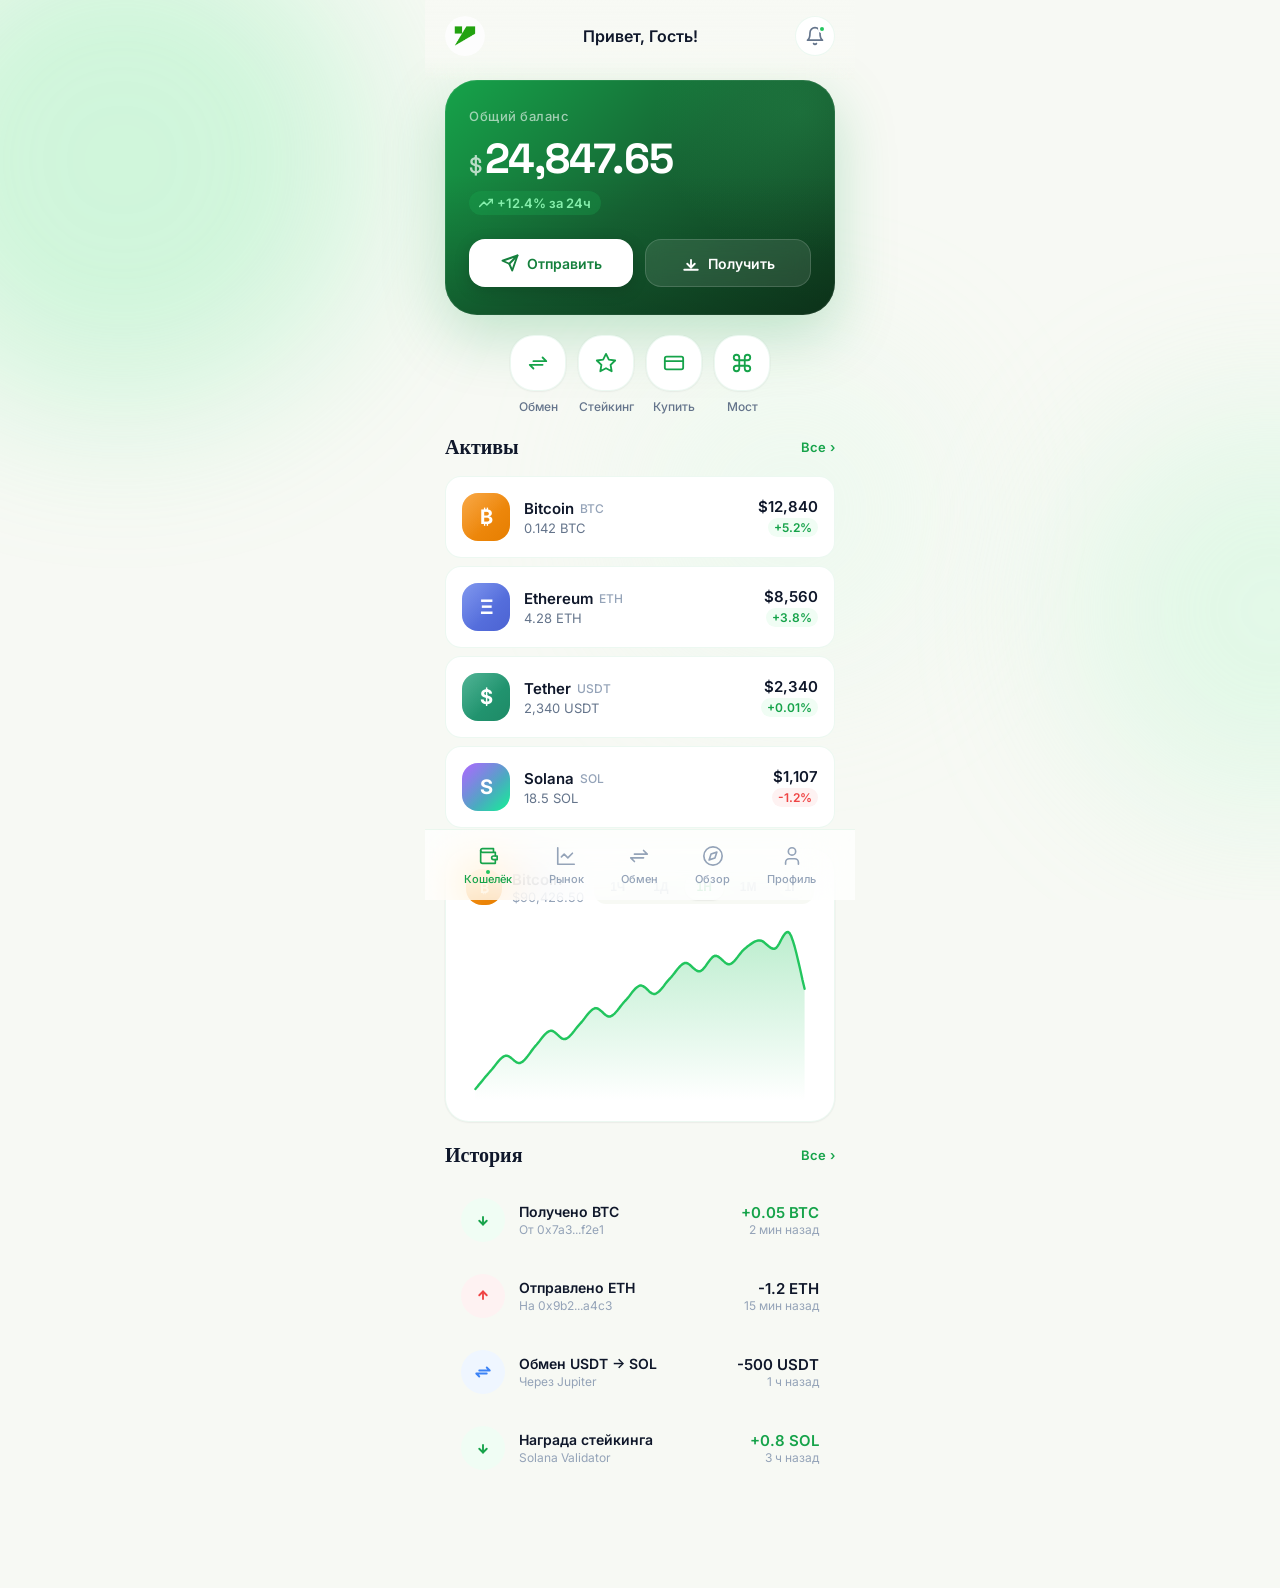
<file: index.html>
<!DOCTYPE html>
<html lang="ru">
<head>
<meta charset="UTF-8">
<meta name="viewport" content="width=device-width, initial-scale=1.0, user-scalable=no, viewport-fit=cover">
<meta name="apple-mobile-web-app-capable" content="yes">
<meta name="apple-mobile-web-app-status-bar-style" content="black-translucent">
<meta name="theme-color" content="#F7F9F4">
<link rel="icon" href="assets/logo.png">
<meta name="description" content="Verde Wallet — криптокошелек в Telegram Mini App">
<title>Verde Wallet</title>
<link rel="preconnect" href="https://fonts.googleapis.com">
<link rel="preconnect" href="https://fonts.gstatic.com" crossorigin>
<link href="https://fonts.googleapis.com/css2?family=Space+Grotesk:wght@300;400;500;600;700&family=Inter:wght@300;400;500;600;700&display=swap" rel="stylesheet">
<link rel="stylesheet" href="assets/styles.css">
<script src="https://telegram.org/js/telegram-web-app.js?1"></script>
</head>
<body>

<!-- Animated Background -->
<div class="mesh-bg">
  <div class="mesh-orb"></div>
  <div class="mesh-orb"></div>
  <div class="mesh-orb"></div>
</div>

<div class="app">

  <!-- HEADER -->
  <header class="header entrance">
    <div class="header-top">
      <div class="header-avatar" onclick="goToPage('profile')"></div>
      <div style="flex:1;text-align:center;font-weight:600;font-size:16px;color:var(--text-primary);" id="welcomeMessage">
        Привет, Гость!
      </div>
      <button class="header-notif" onclick="showNotifications()">
        <svg width="20" height="20" viewBox="0 0 24 24" fill="none" stroke="currentColor" stroke-width="2" stroke-linecap="round" stroke-linejoin="round"><path d="M6 8a6 6 0 0 1 12 0c0 7 3 9 3 9H3s3-2 3-9"/><path d="M10.3 21a1.94 1.94 0 0 0 3.4 0"/></svg>
        <span class="notif-dot"></span>
      </button>
    </div>
  </header>

  <!-- BALANCE CARD -->
  <section class="balance-section entrance entrance-d1">
    <div class="balance-card" onclick="copyAddress()">
      <div class="balance-label">Общий баланс</div>
      <div class="balance-amount">
        <span class="currency">$</span>
        <span id="balanceValue">24,847.65</span>
      </div>
      <div class="balance-change">
        <svg viewBox="0 0 24 24" fill="none" stroke="currentColor" stroke-width="2.5" stroke-linecap="round" stroke-linejoin="round"><polyline points="23 6 13.5 15.5 8.5 10.5 1 18"/><polyline points="17 6 23 6 23 12"/></svg>
        +12.4% за 24ч
      </div>
      <div class="balance-actions">
        <button class="balance-btn balance-btn-primary" onclick="event.stopPropagation();openSheet('send')">
          <svg width="18" height="18" viewBox="0 0 24 24" fill="none" stroke="currentColor" stroke-width="2.5" stroke-linecap="round" stroke-linejoin="round"><line x1="22" y1="2" x2="11" y2="13"/><polygon points="22 2 15 22 11 13 2 9 22 2"/></svg>
          Отправить
        </button>
        <button class="balance-btn balance-btn-secondary" onclick="event.stopPropagation();openSheet('receive')">
          <svg width="18" height="18" viewBox="0 0 24 24" fill="none" stroke="currentColor" stroke-width="2.5" stroke-linecap="round" stroke-linejoin="round"><polyline points="7 13 12 18 17 13"/><polyline points="12 18 12 8"/><line x1="21" y1="21" x2="3" y2="21"/></svg>
          Получить
        </button>
      </div>
    </div>
  </section>

  <!-- QUICK ACTIONS -->
  <section class="quick-actions entrance entrance-d2" style="justify-content:center;">
    <div class="quick-action" onclick="openSheet('swap')">
      <div class="quick-action-icon">
        <svg width="22" height="22" viewBox="0 0 24 24" fill="none" stroke="currentColor" stroke-width="2" stroke-linecap="round" stroke-linejoin="round"><path d="M7 10h14l-4-4"/><path d="M17 14H3l4 4"/></svg>
      </div>
      <span class="quick-action-label">Обмен</span>
    </div>
    <div class="quick-action" onclick="goToPage('staking')">
      <div class="quick-action-icon">
        <svg width="22" height="22" viewBox="0 0 24 24" fill="none" stroke="currentColor" stroke-width="2" stroke-linecap="round" stroke-linejoin="round"><polygon points="12 2 15.09 8.26 22 9.27 17 14.14 18.18 21.02 12 17.77 5.82 21.02 7 14.14 2 9.27 8.91 8.26 12 2"/></svg>
      </div>
      <span class="quick-action-label">Стейкинг</span>
    </div>
    <div class="quick-action" onclick="goToPage('buy')">
      <div class="quick-action-icon">
        <svg width="22" height="22" viewBox="0 0 24 24" fill="none" stroke="currentColor" stroke-width="2" stroke-linecap="round" stroke-linejoin="round"><rect x="2" y="5" width="20" height="14" rx="2"/><line x1="2" y1="10" x2="22" y2="10"/></svg>
      </div>
      <span class="quick-action-label">Купить</span>
    </div>
    <div class="quick-action" onclick="goToPage('bridge')">
      <div class="quick-action-icon">
        <svg width="22" height="22" viewBox="0 0 24 24" fill="none" stroke="currentColor" stroke-width="2" stroke-linecap="round" stroke-linejoin="round"><path d="M18 3a3 3 0 0 0-3 3v12a3 3 0 0 0 3 3 3 3 0 0 0 3-3 3 3 0 0 0-3-3H6a3 3 0 0 0-3 3 3 3 0 0 0 3 3 3 3 0 0 0 3-3V6a3 3 0 0 0-3-3 3 3 0 0 0-3 3 3 3 0 0 0 3 3h12a3 3 0 0 0 3-3 3 3 0 0 0-3-3z"/></svg>
      </div>
      <span class="quick-action-label">Мост</span>
    </div>
  </section>

  <!-- ASSETS -->
  <section class="assets-section entrance entrance-d3">
    <div class="section-header">
      <h2 class="section-title">Активы</h2>
      <a href="pages/market.html" class="section-link">Все <span>&rsaquo;</span></a>
    </div>
    <div class="asset-list">
      <div class="asset-item reveal" onclick="goToAsset('BTC')">
        <div class="asset-icon asset-icon-btc">&#8383;</div>
        <div class="asset-info">
          <div class="asset-name">Bitcoin <span class="asset-ticker">BTC</span></div>
          <div class="asset-balance">0.142 BTC</div>
        </div>
        <div class="asset-price">
          <div class="asset-price-value">$12,840</div>
          <div class="asset-price-change up">+5.2%</div>
        </div>
      </div>
      <div class="asset-item reveal" onclick="goToAsset('ETH')">
        <div class="asset-icon asset-icon-eth">&#926;</div>
        <div class="asset-info">
          <div class="asset-name">Ethereum <span class="asset-ticker">ETH</span></div>
          <div class="asset-balance">4.28 ETH</div>
        </div>
        <div class="asset-price">
          <div class="asset-price-value">$8,560</div>
          <div class="asset-price-change up">+3.8%</div>
        </div>
      </div>
      <div class="asset-item reveal" onclick="goToAsset('USDT')">
        <div class="asset-icon asset-icon-usdt">$</div>
        <div class="asset-info">
          <div class="asset-name">Tether <span class="asset-ticker">USDT</span></div>
          <div class="asset-balance">2,340 USDT</div>
        </div>
        <div class="asset-price">
          <div class="asset-price-value">$2,340</div>
          <div class="asset-price-change up">+0.01%</div>
        </div>
      </div>
      <div class="asset-item reveal" onclick="goToAsset('SOL')">
        <div class="asset-icon asset-icon-sol">S</div>
        <div class="asset-info">
          <div class="asset-name">Solana <span class="asset-ticker">SOL</span></div>
          <div class="asset-balance">18.5 SOL</div>
        </div>
        <div class="asset-price">
          <div class="asset-price-value">$1,107</div>
          <div class="asset-price-change down">-1.2%</div>
        </div>
      </div>
    </div>
  </section>

  <!-- CHART -->
  <section class="chart-section reveal">
    <div class="chart-card">
      <div class="chart-header">
        <div class="chart-asset">
          <div class="chart-asset-icon">&#8383;</div>
          <div>
            <div class="chart-asset-name">Bitcoin</div>
            <div class="chart-asset-price">$90,426.50</div>
          </div>
        </div>
        <div class="chart-periods">
          <button class="chart-period" onclick="setPeriod(this,'1H')">1Ч</button>
          <button class="chart-period" onclick="setPeriod(this,'1D')">1Д</button>
          <button class="chart-period active" onclick="setPeriod(this,'1W')">1Н</button>
          <button class="chart-period" onclick="setPeriod(this,'1M')">1М</button>
          <button class="chart-period" onclick="setPeriod(this,'1Y')">1Г</button>
        </div>
      </div>
      <div class="chart-canvas" id="chartContainer">
        <svg class="chart-svg" viewBox="0 0 370 180" preserveAspectRatio="none" id="priceChart">
          <defs>
            <linearGradient id="chartGrad" x1="0" y1="0" x2="0" y2="1">
              <stop offset="0%" stop-color="#22C55E" stop-opacity="0.3"/>
              <stop offset="100%" stop-color="#22C55E" stop-opacity="0"/>
            </linearGradient>
          </defs>
          <path id="chartArea" fill="url(#chartGrad)" d=""/>
          <path id="chartLine" fill="none" stroke="#22C55E" stroke-width="2.5" stroke-linecap="round" stroke-linejoin="round" d=""/>
          <circle id="chartDot" cx="0" cy="0" r="5" fill="#fff" stroke="#22C55E" stroke-width="2" opacity="0" filter="drop-shadow(0 2px 4px rgba(34,197,94,0.4))"/>
        </svg>
        <div class="chart-tooltip" id="chartTooltip"></div>
      </div>
    </div>
  </section>

  <!-- TRANSACTIONS -->
  <section class="tx-section reveal">
    <div class="section-header">
      <h2 class="section-title">История</h2>
      <a href="pages/history.html" class="section-link">Все <span>&rsaquo;</span></a>
    </div>
    <div class="tx-list">
      <div class="tx-item" onclick="showTxDetail('tx1')">
        <div class="tx-icon tx-icon-in">
          <svg width="18" height="18" viewBox="0 0 24 24" fill="none" stroke="currentColor" stroke-width="2.5" stroke-linecap="round" stroke-linejoin="round"><polyline points="7 13 12 18 17 13"/><polyline points="12 18 12 8"/></svg>
        </div>
        <div class="tx-info">
          <div class="tx-title">Получено BTC</div>
          <div class="tx-subtitle">От 0x7a3...f2e1</div>
        </div>
        <div class="tx-amount">
          <div class="tx-amount-value in">+0.05 BTC</div>
          <div class="tx-time">2 мин назад</div>
        </div>
      </div>
      <div class="tx-item" onclick="showTxDetail('tx2')">
        <div class="tx-icon tx-icon-out">
          <svg width="18" height="18" viewBox="0 0 24 24" fill="none" stroke="currentColor" stroke-width="2.5" stroke-linecap="round" stroke-linejoin="round"><polyline points="7 11 12 6 17 11"/><polyline points="12 6 12 16"/></svg>
        </div>
        <div class="tx-info">
          <div class="tx-title">Отправлено ETH</div>
          <div class="tx-subtitle">На 0x9b2...a4c3</div>
        </div>
        <div class="tx-amount">
          <div class="tx-amount-value out">-1.2 ETH</div>
          <div class="tx-time">15 мин назад</div>
        </div>
      </div>
      <div class="tx-item" onclick="showTxDetail('tx3')">
        <div class="tx-icon tx-icon-swap">
          <svg width="18" height="18" viewBox="0 0 24 24" fill="none" stroke="currentColor" stroke-width="2.5" stroke-linecap="round" stroke-linejoin="round"><path d="M7 10h14l-4-4"/><path d="M17 14H3l4 4"/></svg>
        </div>
        <div class="tx-info">
          <div class="tx-title">Обмен USDT &rarr; SOL</div>
          <div class="tx-subtitle">Через Jupiter</div>
        </div>
        <div class="tx-amount">
          <div class="tx-amount-value out">-500 USDT</div>
          <div class="tx-time">1 ч назад</div>
        </div>
      </div>
      <div class="tx-item" onclick="showTxDetail('tx4')">
        <div class="tx-icon tx-icon-in">
          <svg width="18" height="18" viewBox="0 0 24 24" fill="none" stroke="currentColor" stroke-width="2.5" stroke-linecap="round" stroke-linejoin="round"><polyline points="7 13 12 18 17 13"/><polyline points="12 18 12 8"/></svg>
        </div>
        <div class="tx-info">
          <div class="tx-title">Награда стейкинга</div>
          <div class="tx-subtitle">Solana Validator</div>
        </div>
        <div class="tx-amount">
          <div class="tx-amount-value in">+0.8 SOL</div>
          <div class="tx-time">3 ч назад</div>
        </div>
      </div>
    </div>
  </section>

  <div class="nav-spacer"></div>

</div>

<!-- BOTTOM NAVIGATION -->
<nav class="bottom-nav">
  <a href="index.html" class="nav-item active" data-tab="wallet">
    <div class="nav-item-icon">
      <svg viewBox="0 0 24 24" fill="none" stroke="currentColor" stroke-linecap="round" stroke-linejoin="round"><path d="M20 12V8H6a2 2 0 0 1-2-2c0-1.1.9-2 2-2h12v4"/><path d="M4 6v12a2 2 0 0 0 2 2h14v-4"/><path d="M18 12a2 2 0 0 0 0 4h4v-4Z"/></svg>
    </div>
    <span>Кошелёк</span>
  </a>
  <a href="pages/market.html" class="nav-item" data-tab="market">
    <div class="nav-item-icon">
      <svg viewBox="0 0 24 24" fill="none" stroke="currentColor" stroke-linecap="round" stroke-linejoin="round"><path d="M3 3v18h18"/><path d="m19 9-5 5-4-4-3 3"/></svg>
    </div>
    <span>Рынок</span>
  </a>
  <a href="pages/swap.html" class="nav-item" data-tab="swap">
    <div class="nav-item-icon">
      <svg viewBox="0 0 24 24" fill="none" stroke="currentColor" stroke-linecap="round" stroke-linejoin="round"><path d="M7 10h14l-4-4"/><path d="M17 14H3l4 4"/></svg>
    </div>
    <span>Обмен</span>
  </a>
  <a href="pages/discover.html" class="nav-item" data-tab="discover">
    <div class="nav-item-icon">
      <svg viewBox="0 0 24 24" fill="none" stroke="currentColor" stroke-linecap="round" stroke-linejoin="round"><circle cx="12" cy="12" r="10"/><polygon points="16.24 7.76 14.12 14.12 7.76 16.24 9.88 9.88 16.24 7.76"/></svg>
    </div>
    <span>Обзор</span>
  </a>
  <a href="pages/profile.html" class="nav-item" data-tab="profile">
    <div class="nav-item-icon">
      <svg viewBox="0 0 24 24" fill="none" stroke="currentColor" stroke-linecap="round" stroke-linejoin="round"><path d="M19 21v-2a4 4 0 0 0-4-4H9a4 4 0 0 0-4 4v2"/><circle cx="12" cy="7" r="4"/></svg>
    </div>
    <span>Профиль</span>
  </a>
</nav>

<!-- ACTION SHEET MODAL -->
<div class="overlay" id="actionSheet">
  <div class="overlay-backdrop" onclick="closeSheet()"></div>
  <div class="sheet" id="sheetPanel">
    <div class="sheet-handle"></div>
    <button class="sheet-close" onclick="closeSheet()">&times;</button>
    <h3 class="sheet-title" id="sheetTitle">Действие</h3>
    <div id="sheetContent"></div>
  </div>
</div>

<!-- TOAST CONTAINER -->
<div id="toastContainer"></div>

<script src="assets/app.js"></script>
</body>
</html>
</file>
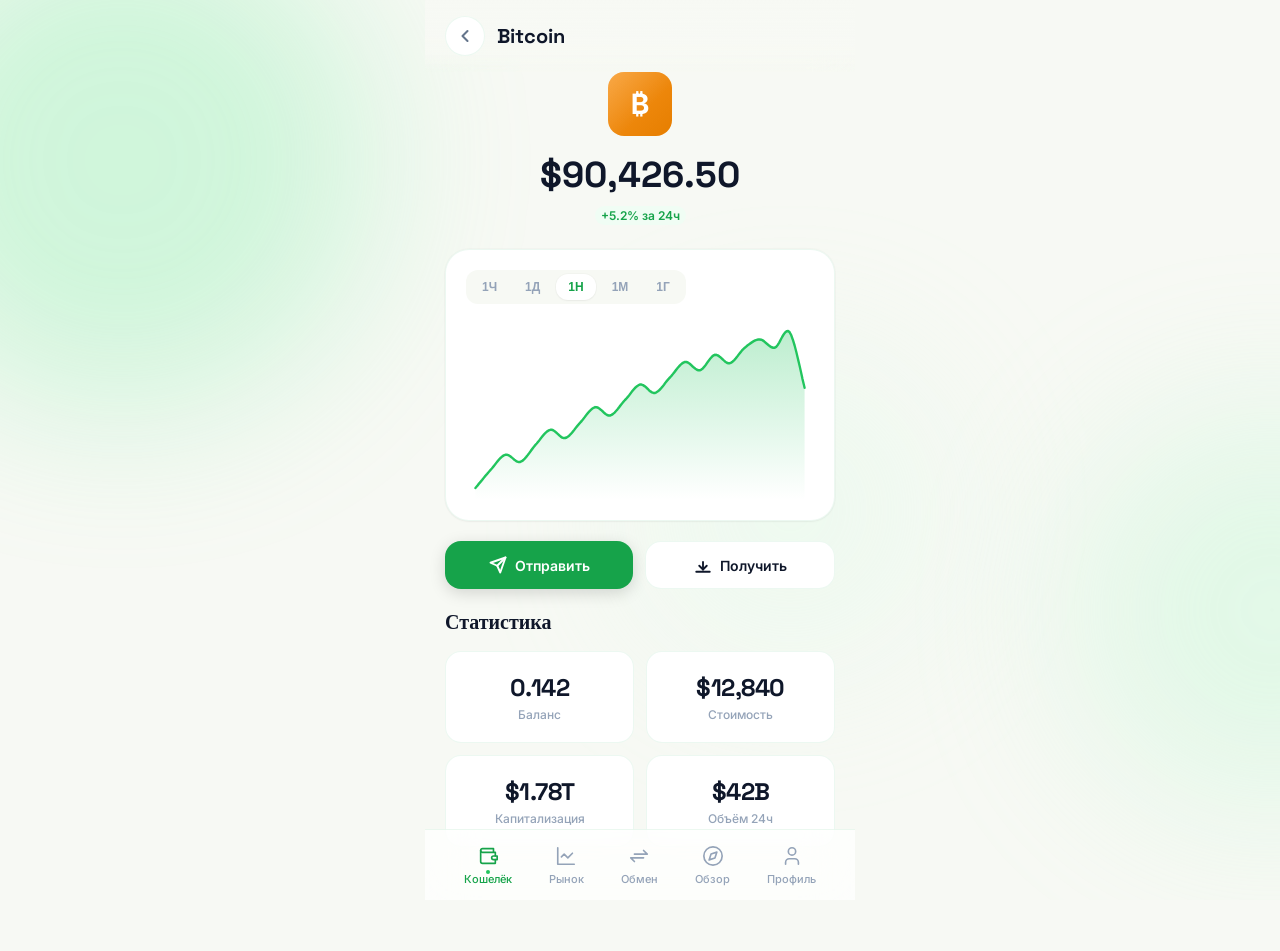
<file: pages/asset.html>
<!DOCTYPE html>
<html lang="ru">
<head>
<meta charset="UTF-8">
<meta name="viewport" content="width=device-width, initial-scale=1.0, user-scalable=no, viewport-fit=cover">
<meta name="apple-mobile-web-app-capable" content="yes">
<meta name="apple-mobile-web-app-status-bar-style" content="black-translucent">
<meta name="theme-color" content="#F7F9F4">
<link rel="icon" href="../assets/logo.png">
<title>Актив — Verde Wallet</title>
<link rel="preconnect" href="https://fonts.googleapis.com">
<link rel="preconnect" href="https://fonts.gstatic.com" crossorigin>
<link href="https://fonts.googleapis.com/css2?family=Space+Grotesk:wght@300;400;500;600;700&family=Inter:wght@300;400;500;600;700&display=swap" rel="stylesheet">
<link rel="stylesheet" href="../assets/styles.css">
<script src="https://telegram.org/js/telegram-web-app.js"></script>
</head>
<body>

<div class="mesh-bg">
  <div class="mesh-orb"></div>
  <div class="mesh-orb"></div>
  <div class="mesh-orb"></div>
</div>

<div class="app">

  <header class="page-header entrance">
    <a href="../index.html" class="page-header-back">
      <svg width="20" height="20" viewBox="0 0 24 24" fill="none" stroke="currentColor" stroke-width="2.5" stroke-linecap="round" stroke-linejoin="round"><polyline points="15 18 9 12 15 6"/></svg>
    </a>
    <h1 class="page-header-title" id="assetTitle">Bitcoin</h1>
  </header>

  <div style="text-align:center;padding:0 20px 24px;" class="entrance entrance-d1">
    <div id="assetIcon" class="asset-icon asset-icon-btc" style="width:64px;height:64px;font-size:28px;margin:0 auto 16px;">&#8383;</div>
    <div style="font-family:Space Grotesk;font-size:36px;font-weight:700;" id="assetPrice">$90,426.50</div>
    <div class="asset-price-change up" style="margin-top:8px;display:inline-flex;">+5.2% за 24ч</div>
  </div>

  <div class="chart-section entrance entrance-d2">
    <div class="chart-card">
      <div class="chart-header">
        <div class="chart-periods">
          <button class="chart-period" onclick="setPeriod(this,'1H')">1Ч</button>
          <button class="chart-period" onclick="setPeriod(this,'1D')">1Д</button>
          <button class="chart-period active" onclick="setPeriod(this,'1W')">1Н</button>
          <button class="chart-period" onclick="setPeriod(this,'1M')">1М</button>
          <button class="chart-period" onclick="setPeriod(this,'1Y')">1Г</button>
        </div>
      </div>
      <div class="chart-canvas" id="chartContainer">
        <svg class="chart-svg" viewBox="0 0 370 180" preserveAspectRatio="none" id="priceChart">
          <defs>
            <linearGradient id="chartGrad" x1="0" y1="0" x2="0" y2="1">
              <stop offset="0%" stop-color="#22C55E" stop-opacity="0.3"/>
              <stop offset="100%" stop-color="#22C55E" stop-opacity="0"/>
            </linearGradient>
          </defs>
          <path id="chartArea" fill="url(#chartGrad)" d=""/>
          <path id="chartLine" fill="none" stroke="#22C55E" stroke-width="2.5" stroke-linecap="round" stroke-linejoin="round" d=""/>
          <circle id="chartDot" cx="0" cy="0" r="5" fill="#fff" stroke="#22C55E" stroke-width="2" opacity="0" filter="drop-shadow(0 2px 4px rgba(34,197,94,0.4))"/>
        </svg>
        <div class="chart-tooltip" id="chartTooltip"></div>
      </div>
    </div>
  </div>

  <div style="padding:0 20px 20px;display:flex;gap:12px;" class="entrance entrance-d3">
    <button class="balance-btn balance-btn-primary" style="flex:1;background:var(--green-600);color:#fff;" onclick="openSheet('send')">
      <svg width="18" height="18" viewBox="0 0 24 24" fill="none" stroke="currentColor" stroke-width="2.5" stroke-linecap="round" stroke-linejoin="round"><line x1="22" y1="2" x2="11" y2="13"/><polygon points="22 2 15 22 11 13 2 9 22 2"/></svg>
      Отправить
    </button>
    <button class="balance-btn balance-btn-secondary" style="flex:1;background:var(--bg-card);color:var(--text-primary);border:1px solid var(--border);" onclick="openSheet('receive')">
      <svg width="18" height="18" viewBox="0 0 24 24" fill="none" stroke="currentColor" stroke-width="2.5" stroke-linecap="round" stroke-linejoin="round"><polyline points="7 13 12 18 17 13"/><polyline points="12 18 12 8"/><line x1="21" y1="21" x2="3" y2="21"/></svg>
      Получить
    </button>
  </div>

  <section style="padding-bottom:24px;">
    <div class="section-header">
      <h2 class="section-title">Статистика</h2>
    </div>
    <div style="padding:0 20px;display:grid;grid-template-columns:1fr 1fr;gap:12px;">
      <div class="stat-card" style="padding:20px;">
        <div class="stat-number" style="font-size:24px;" id="assetBalance">0.142</div>
        <div class="stat-label">Баланс</div>
      </div>
      <div class="stat-card" style="padding:20px;">
        <div class="stat-number" style="font-size:24px;" id="assetValue">$12,840</div>
        <div class="stat-label">Стоимость</div>
      </div>
      <div class="stat-card" style="padding:20px;">
        <div class="stat-number" style="font-size:24px;">$1.78T</div>
        <div class="stat-label">Капитализация</div>
      </div>
      <div class="stat-card" style="padding:20px;">
        <div class="stat-number" style="font-size:24px;">$42B</div>
        <div class="stat-label">Объём 24ч</div>
      </div>
    </div>
  </section>

  <div class="nav-spacer"></div>
</div>

<nav class="bottom-nav">
  <a href="../index.html" class="nav-item active" data-tab="wallet">
    <div class="nav-item-icon">
      <svg viewBox="0 0 24 24" fill="none" stroke="currentColor" stroke-linecap="round" stroke-linejoin="round"><path d="M20 12V8H6a2 2 0 0 1-2-2c0-1.1.9-2 2-2h12v4"/><path d="M4 6v12a2 2 0 0 0 2 2h14v-4"/><path d="M18 12a2 2 0 0 0 0 4h4v-4Z"/></svg>
    </div>
    <span>Кошелёк</span>
  </a>
  <a href="market.html" class="nav-item" data-tab="market">
    <div class="nav-item-icon">
      <svg viewBox="0 0 24 24" fill="none" stroke="currentColor" stroke-linecap="round" stroke-linejoin="round"><path d="M3 3v18h18"/><path d="m19 9-5 5-4-4-3 3"/></svg>
    </div>
    <span>Рынок</span>
  </a>
  <a href="swap.html" class="nav-item" data-tab="swap">
    <div class="nav-item-icon">
      <svg viewBox="0 0 24 24" fill="none" stroke="currentColor" stroke-linecap="round" stroke-linejoin="round"><path d="M7 10h14l-4-4"/><path d="M17 14H3l4 4"/></svg>
    </div>
    <span>Обмен</span>
  </a>
  <a href="discover.html" class="nav-item" data-tab="discover">
    <div class="nav-item-icon">
      <svg viewBox="0 0 24 24" fill="none" stroke="currentColor" stroke-linecap="round" stroke-linejoin="round"><circle cx="12" cy="12" r="10"/><polygon points="16.24 7.76 14.12 14.12 7.76 16.24 9.88 9.88 16.24 7.76"/></svg>
    </div>
    <span>Обзор</span>
  </a>
  <a href="profile.html" class="nav-item" data-tab="profile">
    <div class="nav-item-icon">
      <svg viewBox="0 0 24 24" fill="none" stroke="currentColor" stroke-linecap="round" stroke-linejoin="round"><path d="M19 21v-2a4 4 0 0 0-4-4H9a4 4 0 0 0-4 4v2"/><circle cx="12" cy="7" r="4"/></svg>
    </div>
    <span>Профиль</span>
  </a>
</nav>

<!-- ACTION SHEET -->
<div class="overlay" id="actionSheet">
  <div class="overlay-backdrop" onclick="closeSheet()"></div>
  <div class="sheet" id="sheetPanel">
    <div class="sheet-handle"></div>
    <button class="sheet-close" onclick="closeSheet()">&times;</button>
    <h3 class="sheet-title" id="sheetTitle">Действие</h3>
    <div id="sheetContent"></div>
  </div>
</div>

<script>
const assetData = {
  BTC: { name: 'Bitcoin', icon: '&#8383;', price: '$90,426.50', balance: '0.142', value: '$12,840', color: 'asset-icon-btc' },
  ETH: { name: 'Ethereum', icon: '&#926;', price: '$4,520.00', balance: '4.28', value: '$8,560', color: 'asset-icon-eth' },
  USDT: { name: 'Tether', icon: '$', price: '$1.00', balance: '2,340', value: '$2,340', color: 'asset-icon-usdt' },
  SOL: { name: 'Solana', icon: 'S', price: '$198.00', balance: '18.5', value: '$1,107', color: 'asset-icon-sol' },
  TON: { name: 'Toncoin', icon: 'T', price: '$5.42', balance: '128', value: '$693', color: 'asset-icon-ton' }
};

function initAsset() {
  const params = new URLSearchParams(window.location.search);
  const coin = params.get('coin') || 'BTC';
  const data = assetData[coin];
  if (!data) return;

  document.getElementById('assetTitle').textContent = data.name;
  document.getElementById('assetPrice').textContent = data.price;
  document.getElementById('assetBalance').textContent = data.balance;
  document.getElementById('assetValue').textContent = data.value;

  const icon = document.getElementById('assetIcon');
  icon.innerHTML = data.icon;
  icon.className = 'asset-icon ' + data.color;
  icon.style.cssText = 'width:64px;height:64px;font-size:28px;margin:0 auto 16px;';
}

const chartData = {
  '1H': [89400,89600,89200,89800,90100,89900,90300,90500,90200,90800,91000,90700,91200,91400,91100,91600,91800,91500,92000,92200,91900,92400,90426],
  '1D': [87200,87800,88500,88100,88900,89500,89100,89800,90400,90000,90700,91200,90800,91500,92000,91600,92200,91800,92500,93000,92600,93200,90426],
  '1W': [82000,83500,84800,84200,85600,86900,86200,87500,88800,88100,89400,90700,90000,91300,92600,91900,93200,92500,93800,94500,93800,95100,90426],
  '1M': [68000,69500,71200,70800,72500,74200,73800,75500,77200,76800,78500,80200,79800,81500,83200,82800,84500,86200,85800,87500,89200,88800,90426],
  '1Y': [42000,43500,44800,46200,45500,47800,49200,48500,50800,52200,51500,53800,55200,54500,56800,58200,57500,59800,61200,60500,62800,64200,90426]
};

let currentPeriod = '1W';

function renderChart(period) {
  const data = chartData[period];
  const width = 370, height = 180, padding = 10;
  const min = Math.min(...data) * 0.998;
  const max = Math.max(...data) * 1.002;
  const range = max - min;

  const points = data.map((v, i) => {
    const x = padding + (i / (data.length - 1)) * (width - padding * 2);
    const y = height - padding - ((v - min) / range) * (height - padding * 2);
    return [x, y];
  });

  function catmullRom(p0, p1, p2, p3, t) {
    const v0x = (p2[0] - p0[0]) * 0.5;
    const v1x = (p3[0] - p1[0]) * 0.5;
    const v0y = (p2[1] - p0[1]) * 0.5;
    const v1y = (p3[1] - p1[1]) * 0.5;
    const t2 = t * t, t3 = t2 * t;
    return [
      (2*t3 - 3*t2 + 1)*p1[0] + (t3 - 2*t2 + t)*v0x + (-2*t3 + 3*t2)*p2[0] + (t3 - t2)*v1x,
      (2*t3 - 3*t2 + 1)*p1[1] + (t3 - 2*t2 + t)*v0y + (-2*t3 + 3*t2)*p2[1] + (t3 - t2)*v1y
    ];
  }

  let lineD = 'M' + points[0][0] + ',' + points[0][1];
  for (let i = 0; i < points.length - 1; i++) {
    const p0 = points[Math.max(0, i - 1)];
    const p1 = points[i];
    const p2 = points[i + 1];
    const p3 = points[Math.min(points.length - 1, i + 2)];
    for (let t = 0; t < 1; t += 0.1) {
      const pt = catmullRom(p0, p1, p2, p3, t);
      lineD += ' L' + pt[0].toFixed(1) + ',' + pt[1].toFixed(1);
    }
    lineD += ' L' + p2[0] + ',' + p2[1];
  }

  const areaD = lineD + ' L' + (width-padding) + ',' + height + ' L' + padding + ',' + height + ' Z';

  const lineEl = document.getElementById('chartLine');
  const areaEl = document.getElementById('chartArea');
  if (!lineEl || !areaEl) return;

  lineEl.setAttribute('d', lineD);
  areaEl.setAttribute('d', areaD);

  const len = lineEl.getTotalLength ? lineEl.getTotalLength() : 800;
  lineEl.style.strokeDasharray = len;
  lineEl.style.strokeDashoffset = len;
  lineEl.style.animation = 'none';
  void lineEl.offsetHeight;
  lineEl.style.animation = 'drawLine 1.2s cubic-bezier(0.4,0,0.2,1) forwards';
}

function setPeriod(btn, period) {
  document.querySelectorAll('.chart-period').forEach(b => b.classList.remove('active'));
  btn.classList.add('active');
  currentPeriod = period;
  renderChart(period);
}

function initChartInteraction() {
  const container = document.getElementById('chartContainer');
  const tooltip = document.getElementById('chartTooltip');
  const dot = document.getElementById('chartDot');
  if (!container || !tooltip || !dot) return;

  function updateTooltip(clientX) {
    const rect = container.getBoundingClientRect();
    const x = Math.max(0, Math.min(clientX - rect.left, rect.width));
    const data = chartData[currentPeriod];
    const idx = Math.min(Math.max(0, Math.round((x / rect.width) * (data.length - 1))), data.length - 1);
    const val = data[idx];

    tooltip.textContent = '$' + val.toLocaleString();
    tooltip.style.left = x + 'px';
    tooltip.style.top = '50px';
    tooltip.style.opacity = '1';

    const path = document.getElementById('chartLine');
    if (path && path.getPointAtLength) {
      const len = path.getTotalLength();
      const targetLen = (x / rect.width) * len;
      const p = path.getPointAtLength(Math.max(0, Math.min(len, targetLen)));
      dot.setAttribute('cx', p.x);
      dot.setAttribute('cy', p.y);
      dot.style.opacity = '1';
    }
  }

  container.addEventListener('mousemove', (e) => updateTooltip(e.clientX));
  container.addEventListener('mouseleave', () => {
    tooltip.style.opacity = '0';
    dot.style.opacity = '0';
  });
  container.addEventListener('touchstart', (e) => { updateTooltip(e.touches[0].clientX); }, { passive: true });
  container.addEventListener('touchmove', (e) => { e.preventDefault(); updateTooltip(e.touches[0].clientX); }, { passive: false });
  container.addEventListener('touchend', () => { tooltip.style.opacity = '0'; dot.style.opacity = '0'; });
}

const sheetConfigs = {
  send: { title: 'Отправить', inputs: ['Адрес получателя', 'Сумма'] },
  receive: { title: 'Получить', inputs: ['Ваш адрес кошелька', 'Сумма (опционально)'] }
};

function openSheet(type) {
  const overlay = document.getElementById('actionSheet');
  const titleEl = document.getElementById('sheetTitle');
  const contentEl = document.getElementById('sheetContent');
  if (!overlay || !titleEl || !contentEl) return;

  const config = sheetConfigs[type] || sheetConfigs.send;
  titleEl.textContent = config.title;

  let inputsHtml = '';
  config.inputs.forEach((ph, i) => {
    inputsHtml += '<input type="text" class="sheet-input" placeholder="' + ph + '" id="sheetInput' + i + '">';
  });
  contentEl.innerHTML = inputsHtml + '<button class="sheet-btn" onclick="confirmAction()">Подтвердить</button>';

  overlay.classList.add('active');
  document.body.style.overflow = 'hidden';
}

function closeSheet() {
  const overlay = document.getElementById('actionSheet');
  if (overlay) overlay.classList.remove('active');
  document.body.style.overflow = '';
}

function confirmAction() {
  const btn = document.querySelector('.sheet-btn');
  if (!btn) return;
  btn.textContent = '✓ Успешно';
  btn.classList.add('success');
  setTimeout(() => closeSheet(), 800);
}

function showToast(message) {
  const container = document.createElement('div');
  container.style.cssText = 'position:fixed;top:50%;left:50%;transform:translate(-50%,-50%);background:#16A34A;color:#fff;padding:14px 28px;border-radius:16px;font-weight:600;font-size:14px;z-index:400;animation:fadeInOut 2.2s ease forwards;font-family:Inter;';
  container.textContent = message;
  document.body.appendChild(container);
  setTimeout(() => container.remove(), 2200);
}

function initSheetSwipe() {
  const sheetPanel = document.getElementById('sheetPanel');
  if (!sheetPanel) return;
  let startY = 0, currentY = 0;
  sheetPanel.addEventListener('touchstart', (e) => { startY = e.touches[0].clientY; sheetPanel.style.transition = 'none'; }, { passive: true });
  sheetPanel.addEventListener('touchmove', (e) => { currentY = e.touches[0].clientY; const diff = currentY - startY; if (diff > 0) sheetPanel.style.transform = 'translateY(' + diff + 'px)'; }, { passive: true });
  sheetPanel.addEventListener('touchend', () => { const diff = currentY - startY; sheetPanel.style.transition = 'transform 0.3s cubic-bezier(0.4,0,0.2,1)'; if (diff > 80) { closeSheet(); } else { sheetPanel.style.transform = 'translateY(0)'; } setTimeout(() => { sheetPanel.style.transform = ''; }, 300); });
}

document.addEventListener('DOMContentLoaded', function() {
  initAsset();
  renderChart('1W');
  initChartInteraction();
  initSheetSwipe();
});
</script>
</body>
</html>
</file>
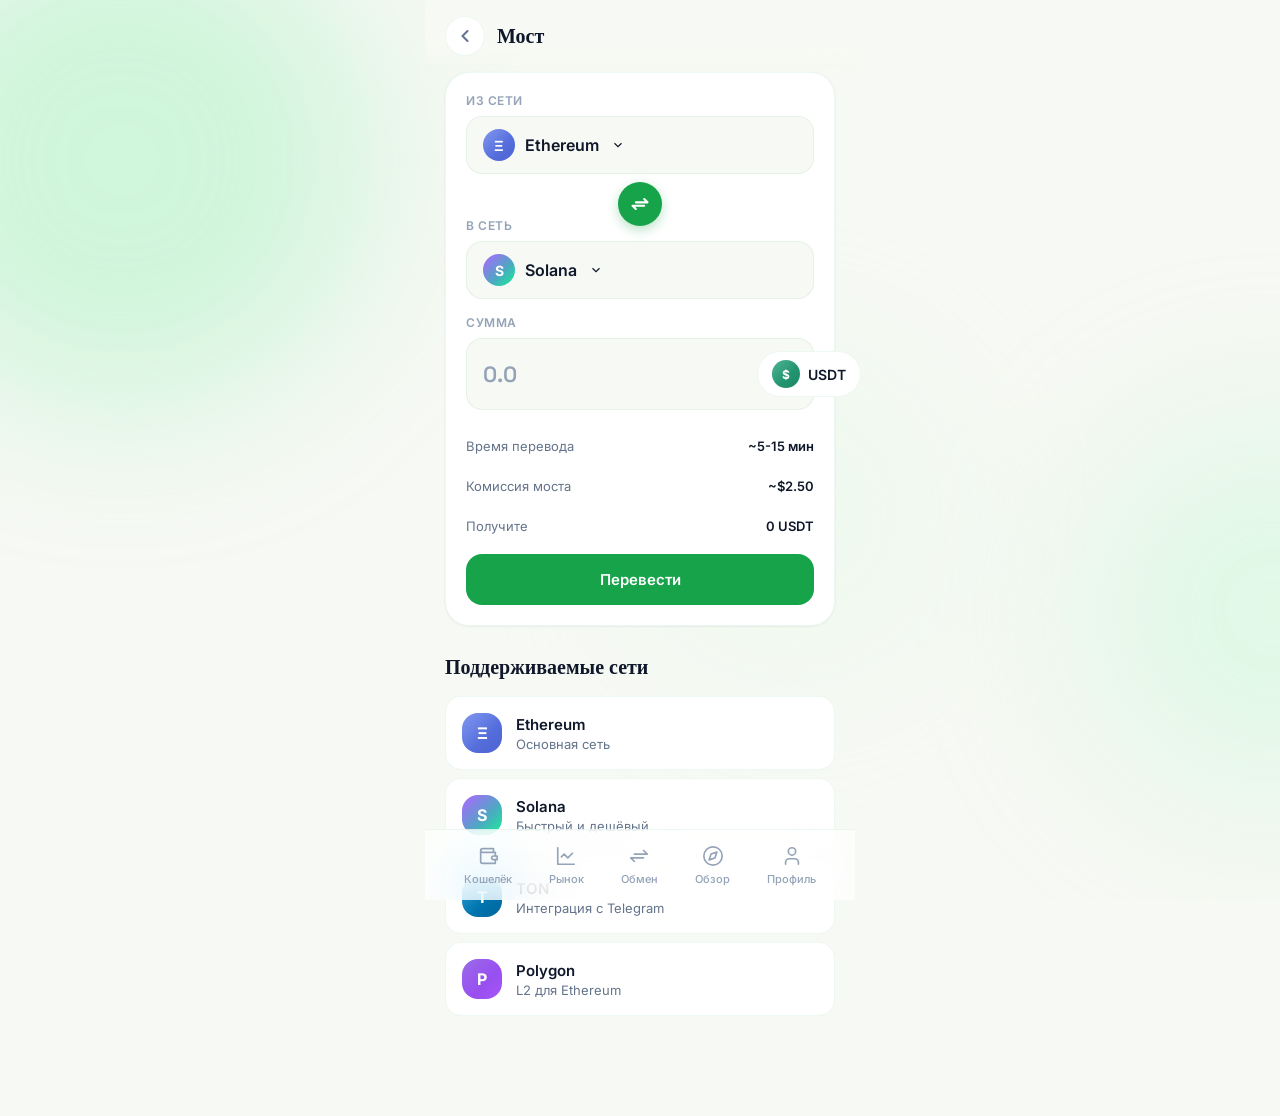
<file: pages/bridge.html>
<!DOCTYPE html>
<html lang="ru">
<head>
<meta charset="UTF-8">
<meta name="viewport" content="width=device-width, initial-scale=1.0, user-scalable=no, viewport-fit=cover">
<meta name="apple-mobile-web-app-capable" content="yes">
<meta name="apple-mobile-web-app-status-bar-style" content="black-translucent">
<meta name="theme-color" content="#F7F9F4">
<link rel="icon" href="../assets/logo.png">
<title>Мост — Verde Wallet</title>
<link rel="preconnect" href="https://fonts.googleapis.com">
<link rel="preconnect" href="https://fonts.gstatic.com" crossorigin>
<link href="https://fonts.googleapis.com/css2?family=Space+Grotesk:wght@300;400;500;600;700&family=Inter:wght@300;400;500;600;700&display=swap" rel="stylesheet">
<link rel="stylesheet" href="../assets/styles.css">
<script src="https://telegram.org/js/telegram-web-app.js?1"></script>
</head>
<body>

<div class="mesh-bg">
  <div class="mesh-orb"></div>
  <div class="mesh-orb"></div>
  <div class="mesh-orb"></div>
</div>

<div class="app">

  <header class="page-header entrance">
    <a href="../index.html" class="page-header-back">
      <svg width="20" height="20" viewBox="0 0 24 24" fill="none" stroke="currentColor" stroke-width="2.5" stroke-linecap="round" stroke-linejoin="round"><polyline points="15 18 9 12 15 6"/></svg>
    </a>
    <h1 class="page-header-title">Мост</h1>
  </header>

  <div class="swap-card entrance entrance-d1">
    <div class="swap-input-group">
      <label>Из сети</label>
      <div class="swap-input-wrap" style="cursor:pointer;" onclick="selectNetwork('from')">
        <div style="display:flex;align-items:center;gap:10px;">
          <div class="asset-icon asset-icon-eth" style="width:32px;height:32px;font-size:14px;">Ξ</div>
          <span style="font-weight:600;">Ethereum</span>
        </div>
        <svg width="14" height="14" viewBox="0 0 24 24" fill="none" stroke="currentColor" stroke-width="2"><polyline points="6 9 12 15 18 9"/></svg>
      </div>
    </div>

    <div class="swap-divider">
      <button class="swap-divider-btn" onclick="reverseBridge()">
        <svg width="20" height="20" viewBox="0 0 24 24" fill="none" stroke="currentColor" stroke-width="2.5" stroke-linecap="round" stroke-linejoin="round"><path d="M7 10h14l-4-4"/><path d="M17 14H3l4 4"/></svg>
      </button>
    </div>

    <div class="swap-input-group">
      <label>В сеть</label>
      <div class="swap-input-wrap" style="cursor:pointer;" onclick="selectNetwork('to')">
        <div style="display:flex;align-items:center;gap:10px;">
          <div class="asset-icon asset-icon-sol" style="width:32px;height:32px;font-size:14px;">S</div>
          <span style="font-weight:600;">Solana</span>
        </div>
        <svg width="14" height="14" viewBox="0 0 24 24" fill="none" stroke="currentColor" stroke-width="2"><polyline points="6 9 12 15 18 9"/></svg>
      </div>
    </div>

    <div class="swap-input-group">
      <label>Сумма</label>
      <div class="swap-input-wrap">
        <input type="number" placeholder="0.0" id="bridgeAmount">
        <div class="swap-token-select">
          <div class="asset-icon asset-icon-usdt" style="width:28px;height:28px;font-size:12px;">$</div>
          <span>USDT</span>
        </div>
      </div>
    </div>

    <div class="swap-rate">
      <span>Время перевода</span>
      <span class="swap-rate-value">~5-15 мин</span>
    </div>
    <div class="swap-rate">
      <span>Комиссия моста</span>
      <span class="swap-rate-value">~$2.50</span>
    </div>
    <div class="swap-rate">
      <span>Получите</span>
      <span class="swap-rate-value" id="bridgeReceive">0 USDT</span>
    </div>

    <button class="sheet-btn" style="margin-top:8px;" onclick="executeBridge()">Перевести</button>
  </div>

  <div class="section-header" style="padding-top:8px;">
    <h2 class="section-title">Поддерживаемые сети</h2>
  </div>
  <div style="padding:0 20px 20px;display:flex;flex-direction:column;gap:8px;">
    <div class="asset-item">
      <div class="asset-icon asset-icon-eth" style="width:40px;height:40px;font-size:16px;">Ξ</div>
      <div class="asset-info">
        <div class="asset-name">Ethereum</div>
        <div class="asset-balance">Основная сеть</div>
      </div>
    </div>
    <div class="asset-item">
      <div class="asset-icon asset-icon-sol" style="width:40px;height:40px;font-size:16px;">S</div>
      <div class="asset-info">
        <div class="asset-name">Solana</div>
        <div class="asset-balance">Быстрый и дешёвый</div>
      </div>
    </div>
    <div class="asset-item">
      <div class="asset-icon asset-icon-ton" style="width:40px;height:40px;font-size:16px;">T</div>
      <div class="asset-info">
        <div class="asset-name">TON</div>
        <div class="asset-balance">Интеграция с Telegram</div>
      </div>
    </div>
    <div class="asset-item">
      <div class="asset-icon" style="width:40px;height:40px;font-size:16px;background:linear-gradient(135deg,#8247E5,#A855F7);color:#fff;">P</div>
      <div class="asset-info">
        <div class="asset-name">Polygon</div>
        <div class="asset-balance">L2 для Ethereum</div>
      </div>
    </div>
  </div>

  <div class="nav-spacer"></div>
</div>

<nav class="bottom-nav">
  <a href="../index.html" class="nav-item" data-tab="wallet">
    <div class="nav-item-icon">
      <svg viewBox="0 0 24 24" fill="none" stroke="currentColor" stroke-linecap="round" stroke-linejoin="round"><path d="M20 12V8H6a2 2 0 0 1-2-2c0-1.1.9-2 2-2h12v4"/><path d="M4 6v12a2 2 0 0 0 2 2h14v-4"/><path d="M18 12a2 2 0 0 0 0 4h4v-4Z"/></svg>
    </div>
    <span>Кошелёк</span>
  </a>
  <a href="market.html" class="nav-item" data-tab="market">
    <div class="nav-item-icon">
      <svg viewBox="0 0 24 24" fill="none" stroke="currentColor" stroke-linecap="round" stroke-linejoin="round"><path d="M3 3v18h18"/><path d="m19 9-5 5-4-4-3 3"/></svg>
    </div>
    <span>Рынок</span>
  </a>
  <a href="swap.html" class="nav-item" data-tab="swap">
    <div class="nav-item-icon">
      <svg viewBox="0 0 24 24" fill="none" stroke="currentColor" stroke-linecap="round" stroke-linejoin="round"><path d="M7 10h14l-4-4"/><path d="M17 14H3l4 4"/></svg>
    </div>
    <span>Обмен</span>
  </a>
  <a href="discover.html" class="nav-item" data-tab="discover">
    <div class="nav-item-icon">
      <svg viewBox="0 0 24 24" fill="none" stroke="currentColor" stroke-linecap="round" stroke-linejoin="round"><circle cx="12" cy="12" r="10"/><polygon points="16.24 7.76 14.12 14.12 7.76 16.24 9.88 9.88 16.24 7.76"/></svg>
    </div>
    <span>Обзор</span>
  </a>
  <a href="profile.html" class="nav-item" data-tab="profile">
    <div class="nav-item-icon">
      <svg viewBox="0 0 24 24" fill="none" stroke="currentColor" stroke-linecap="round" stroke-linejoin="round"><path d="M19 21v-2a4 4 0 0 0-4-4H9a4 4 0 0 0-4 4v2"/><circle cx="12" cy="7" r="4"/></svg>
    </div>
    <span>Профиль</span>
  </a>
</nav>

<script>
function selectNetwork(side) {
  showToast('Выбор сети: ' + side);
}
function reverseBridge() {
  showToast('Сети поменяны местами');
}
function executeBridge() {
  const btn = document.querySelector('.sheet-btn');
  if (!btn) return;
  btn.textContent = '✓ Успешно';
  btn.style.background = 'var(--green-500)';
  setTimeout(() => {
    btn.textContent = 'Перевести';
    btn.style.background = '';
    document.getElementById('bridgeAmount').value = '';
  }, 1500);
}
function showToast(message) {
  const container = document.createElement('div');
  container.className = 'toast-custom';
  container.textContent = message;
  document.body.appendChild(container);
  setTimeout(() => container.remove(), 2200);
}
</script>
</body>
</html>
</file>
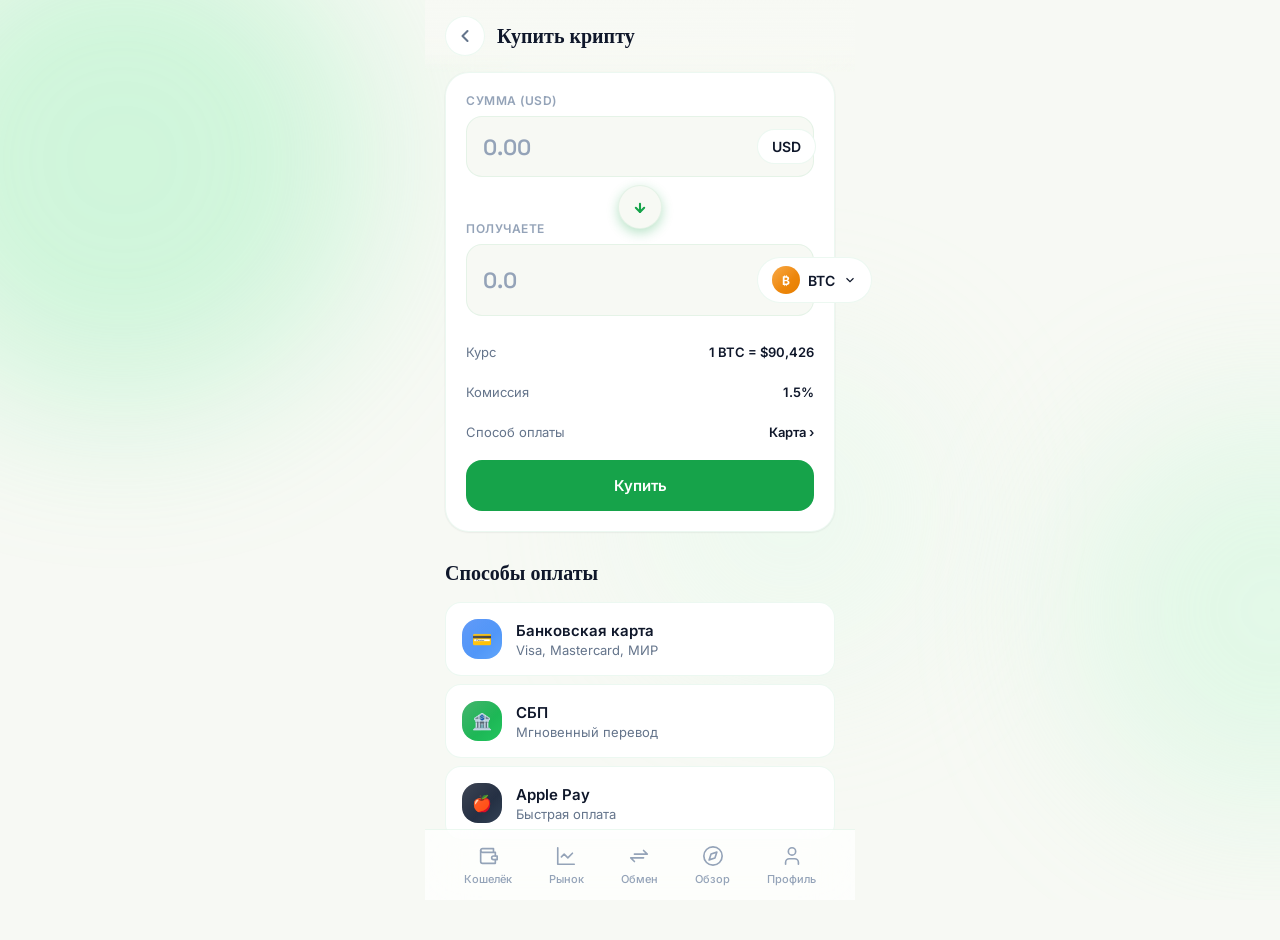
<file: pages/buy.html>
<!DOCTYPE html>
<html lang="ru">
<head>
<meta charset="UTF-8">
<meta name="viewport" content="width=device-width, initial-scale=1.0, user-scalable=no, viewport-fit=cover">
<meta name="apple-mobile-web-app-capable" content="yes">
<meta name="apple-mobile-web-app-status-bar-style" content="black-translucent">
<meta name="theme-color" content="#F7F9F4">
<link rel="icon" href="../assets/logo.png">
<title>Купить — Verde Wallet</title>
<link rel="preconnect" href="https://fonts.googleapis.com">
<link rel="preconnect" href="https://fonts.gstatic.com" crossorigin>
<link href="https://fonts.googleapis.com/css2?family=Space+Grotesk:wght@300;400;500;600;700&family=Inter:wght@300;400;500;600;700&display=swap" rel="stylesheet">
<link rel="stylesheet" href="../assets/styles.css">
<script src="https://telegram.org/js/telegram-web-app.js?1"></script>
</head>
<body>

<div class="mesh-bg">
  <div class="mesh-orb"></div>
  <div class="mesh-orb"></div>
  <div class="mesh-orb"></div>
</div>

<div class="app">

  <header class="page-header entrance">
    <a href="../index.html" class="page-header-back">
      <svg width="20" height="20" viewBox="0 0 24 24" fill="none" stroke="currentColor" stroke-width="2.5" stroke-linecap="round" stroke-linejoin="round"><polyline points="15 18 9 12 15 6"/></svg>
    </a>
    <h1 class="page-header-title">Купить крипту</h1>
  </header>

  <div class="swap-card entrance entrance-d1">
    <div class="swap-input-group">
      <label>Сумма (USD)</label>
      <div class="swap-input-wrap">
        <input type="number" placeholder="0.00" id="buyAmount" oninput="calculateBuy()">
        <div class="swap-token-select">
          <span style="font-weight:600;">USD</span>
        </div>
      </div>
    </div>

    <div class="swap-divider">
      <button class="swap-divider-btn" style="background:var(--bg);color:var(--green-600);border:1px solid var(--border);">
        <svg width="20" height="20" viewBox="0 0 24 24" fill="none" stroke="currentColor" stroke-width="2.5" stroke-linecap="round" stroke-linejoin="round"><polyline points="7 13 12 18 17 13"/><polyline points="12 18 12 8"/></svg>
      </button>
    </div>

    <div class="swap-input-group">
      <label>Получаете</label>
      <div class="swap-input-wrap">
        <input type="number" placeholder="0.0" id="receiveAmount" readonly>
        <div class="swap-token-select" onclick="selectBuyToken()">
          <div class="asset-icon asset-icon-btc" style="width:28px;height:28px;font-size:12px;">&#8383;</div>
          <span>BTC</span>
          <svg width="14" height="14" viewBox="0 0 24 24" fill="none" stroke="currentColor" stroke-width="2"><polyline points="6 9 12 15 18 9"/></svg>
        </div>
      </div>
    </div>

    <div class="swap-rate">
      <span>Курс</span>
      <span class="swap-rate-value">1 BTC = $90,426</span>
    </div>
    <div class="swap-rate">
      <span>Комиссия</span>
      <span class="swap-rate-value">1.5%</span>
    </div>
    <div class="swap-rate">
      <span>Способ оплаты</span>
      <span class="swap-rate-value" style="cursor:pointer;" onclick="selectPayment()">Карта &rsaquo;</span>
    </div>

    <button class="sheet-btn" style="margin-top:8px;" onclick="executeBuy()">Купить</button>
  </div>

  <div class="section-header" style="padding-top:8px;">
    <h2 class="section-title">Способы оплаты</h2>
  </div>
  <div style="padding:0 20px 20px;display:flex;flex-direction:column;gap:8px;">
    <div class="asset-item" onclick="selectPaymentMethod('card')">
      <div class="asset-icon" style="width:40px;height:40px;font-size:16px;background:linear-gradient(135deg,#3B82F6,#60A5FA);color:#fff;">💳</div>
      <div class="asset-info">
        <div class="asset-name">Банковская карта</div>
        <div class="asset-balance">Visa, Mastercard, МИР</div>
      </div>
    </div>
    <div class="asset-item" onclick="selectPaymentMethod('sbp')">
      <div class="asset-icon" style="width:40px;height:40px;font-size:16px;background:linear-gradient(135deg,#16A34A,#22C55E);color:#fff;">🏦</div>
      <div class="asset-info">
        <div class="asset-name">СБП</div>
        <div class="asset-balance">Мгновенный перевод</div>
      </div>
    </div>
    <div class="asset-item" onclick="selectPaymentMethod('apple')">
      <div class="asset-icon" style="width:40px;height:40px;font-size:16px;background:linear-gradient(135deg,#0F172A,#334155);color:#fff;">🍎</div>
      <div class="asset-info">
        <div class="asset-name">Apple Pay</div>
        <div class="asset-balance">Быстрая оплата</div>
      </div>
    </div>
  </div>

  <div class="nav-spacer"></div>
</div>

<nav class="bottom-nav">
  <a href="../index.html" class="nav-item" data-tab="wallet">
    <div class="nav-item-icon">
      <svg viewBox="0 0 24 24" fill="none" stroke="currentColor" stroke-linecap="round" stroke-linejoin="round"><path d="M20 12V8H6a2 2 0 0 1-2-2c0-1.1.9-2 2-2h12v4"/><path d="M4 6v12a2 2 0 0 0 2 2h14v-4"/><path d="M18 12a2 2 0 0 0 0 4h4v-4Z"/></svg>
    </div>
    <span>Кошелёк</span>
  </a>
  <a href="market.html" class="nav-item" data-tab="market">
    <div class="nav-item-icon">
      <svg viewBox="0 0 24 24" fill="none" stroke="currentColor" stroke-linecap="round" stroke-linejoin="round"><path d="M3 3v18h18"/><path d="m19 9-5 5-4-4-3 3"/></svg>
    </div>
    <span>Рынок</span>
  </a>
  <a href="swap.html" class="nav-item" data-tab="swap">
    <div class="nav-item-icon">
      <svg viewBox="0 0 24 24" fill="none" stroke="currentColor" stroke-linecap="round" stroke-linejoin="round"><path d="M7 10h14l-4-4"/><path d="M17 14H3l4 4"/></svg>
    </div>
    <span>Обмен</span>
  </a>
  <a href="discover.html" class="nav-item" data-tab="discover">
    <div class="nav-item-icon">
      <svg viewBox="0 0 24 24" fill="none" stroke="currentColor" stroke-linecap="round" stroke-linejoin="round"><circle cx="12" cy="12" r="10"/><polygon points="16.24 7.76 14.12 14.12 7.76 16.24 9.88 9.88 16.24 7.76"/></svg>
    </div>
    <span>Обзор</span>
  </a>
  <a href="profile.html" class="nav-item" data-tab="profile">
    <div class="nav-item-icon">
      <svg viewBox="0 0 24 24" fill="none" stroke="currentColor" stroke-linecap="round" stroke-linejoin="round"><path d="M19 21v-2a4 4 0 0 0-4-4H9a4 4 0 0 0-4 4v2"/><circle cx="12" cy="7" r="4"/></svg>
    </div>
    <span>Профиль</span>
  </a>
</nav>

<script>
function calculateBuy() {
  const buy = document.getElementById('buyAmount');
  const receive = document.getElementById('receiveAmount');
  if (!buy || !receive) return;
  const val = parseFloat(buy.value) || 0;
  receive.value = (val / 90426).toFixed(8);
}
function selectBuyToken() {
  showToast('🔄 Выбор токена');
}
function selectPayment() {
  showToast('💳 Выбор способа оплаты');
}
function selectPaymentMethod(method) {
  showToast('✅ Выбрано: ' + method);
}
function executeBuy() {
  const btn = document.querySelector('.sheet-btn');
  if (!btn) return;
  btn.textContent = '✓ Успешно';
  btn.style.background = 'var(--green-500)';
  setTimeout(() => {
    btn.textContent = 'Купить';
    btn.style.background = '';
    document.getElementById('buyAmount').value = '';
    document.getElementById('receiveAmount').value = '';
  }, 1500);
}
function showToast(message) {
  const container = document.createElement('div');
  container.className = 'toast-custom';
  container.textContent = message;
  document.body.appendChild(container);
  setTimeout(() => container.remove(), 2200);
}
</script>
</body>
</html>
</file>
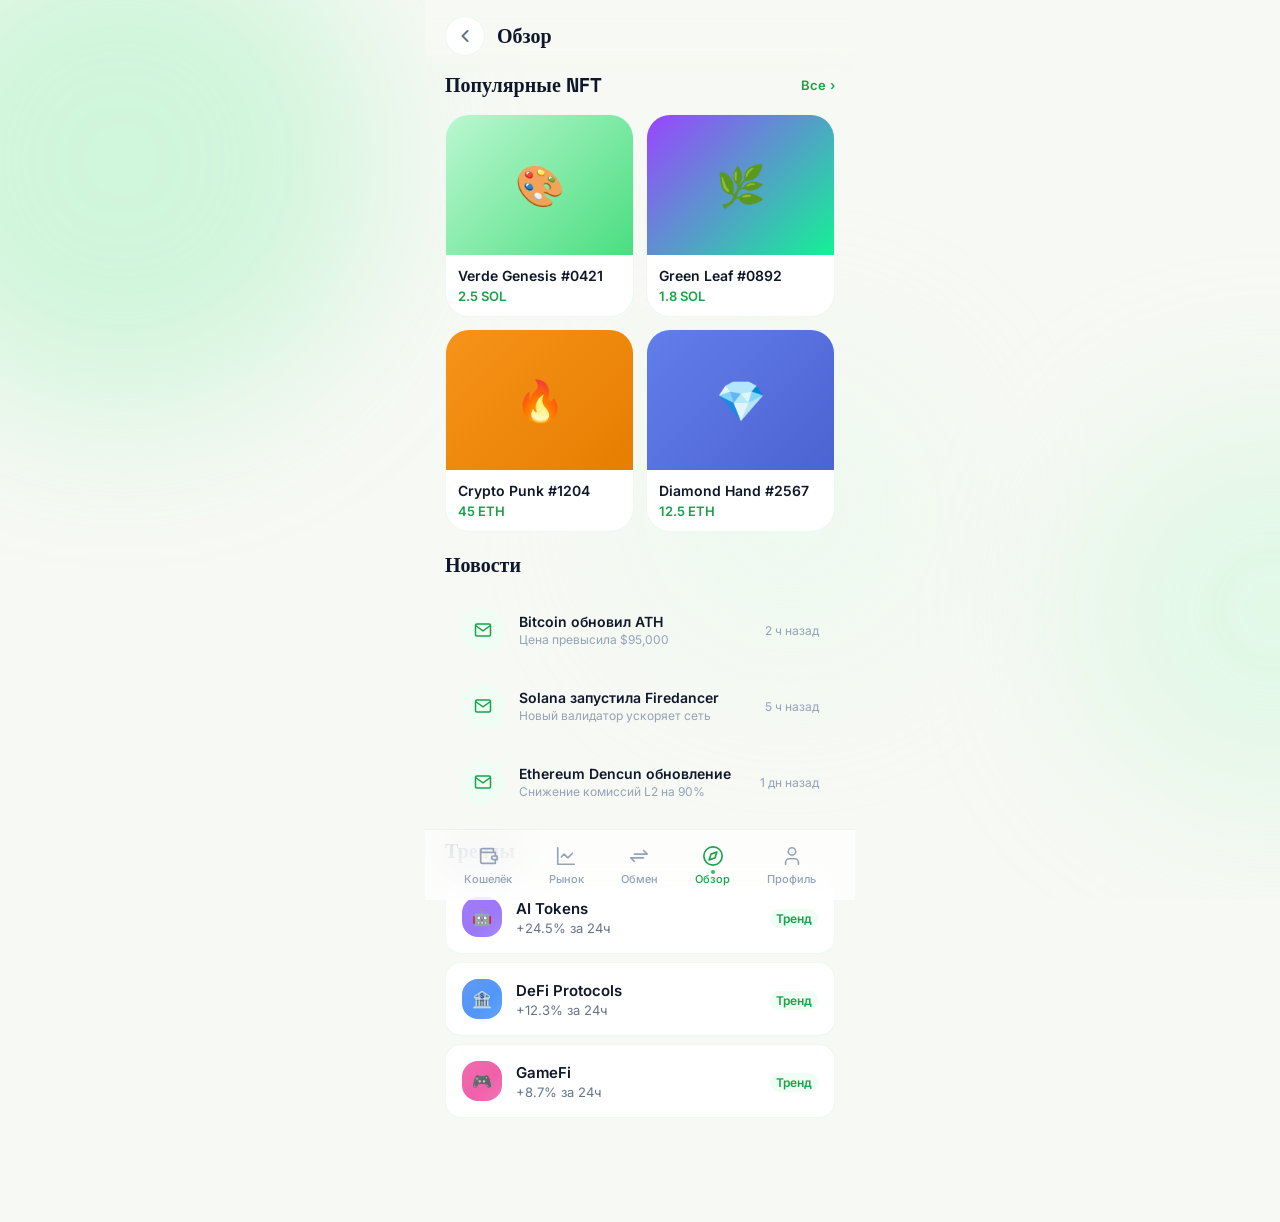
<file: pages/discover.html>
<!DOCTYPE html>
<html lang="ru">
<head>
<meta charset="UTF-8">
<meta name="viewport" content="width=device-width, initial-scale=1.0, user-scalable=no, viewport-fit=cover">
<meta name="apple-mobile-web-app-capable" content="yes">
<meta name="apple-mobile-web-app-status-bar-style" content="black-translucent">
<meta name="theme-color" content="#F7F9F4">
<link rel="icon" href="../assets/logo.png">
<title>Обзор — Verde Wallet</title>
<link rel="preconnect" href="https://fonts.googleapis.com">
<link rel="preconnect" href="https://fonts.gstatic.com" crossorigin>
<link href="https://fonts.googleapis.com/css2?family=Space+Grotesk:wght@300;400;500;600;700&family=Inter:wght@300;400;500;600;700&display=swap" rel="stylesheet">
<link rel="stylesheet" href="../assets/styles.css">
<script src="https://telegram.org/js/telegram-web-app.js"></script>
</head>
<body>

<div class="mesh-bg">
  <div class="mesh-orb"></div>
  <div class="mesh-orb"></div>
  <div class="mesh-orb"></div>
</div>

<div class="app">

  <header class="page-header entrance">
    <a href="../index.html" class="page-header-back">
      <svg width="20" height="20" viewBox="0 0 24 24" fill="none" stroke="currentColor" stroke-width="2.5" stroke-linecap="round" stroke-linejoin="round"><polyline points="15 18 9 12 15 6"/></svg>
    </a>
    <h1 class="page-header-title">Обзор</h1>
  </header>

  <section class="entrance entrance-d1">
    <div class="section-header">
      <h2 class="section-title">Популярные NFT</h2>
      <a href="nft.html" class="section-link">Все <span>&rsaquo;</span></a>
    </div>
    <div class="nft-grid">
      <div class="nft-card" onclick="showToast('NFT #0421')">
        <div class="nft-card-img">🎨</div>
        <div class="nft-card-info">
          <div class="nft-card-name">Verde Genesis #0421</div>
          <div class="nft-card-price">2.5 SOL</div>
        </div>
      </div>
      <div class="nft-card" onclick="showToast('NFT #0892')">
        <div class="nft-card-img" style="background:linear-gradient(135deg,#9945FF,#14F195);">🌿</div>
        <div class="nft-card-info">
          <div class="nft-card-name">Green Leaf #0892</div>
          <div class="nft-card-price">1.8 SOL</div>
        </div>
      </div>
      <div class="nft-card" onclick="showToast('NFT #1204')">
        <div class="nft-card-img" style="background:linear-gradient(135deg,#F7931A,#E67E00);">🔥</div>
        <div class="nft-card-info">
          <div class="nft-card-name">Crypto Punk #1204</div>
          <div class="nft-card-price">45 ETH</div>
        </div>
      </div>
      <div class="nft-card" onclick="showToast('NFT #2567')">
        <div class="nft-card-img" style="background:linear-gradient(135deg,#627EEA,#4C63D2);">💎</div>
        <div class="nft-card-info">
          <div class="nft-card-name">Diamond Hand #2567</div>
          <div class="nft-card-price">12.5 ETH</div>
        </div>
      </div>
    </div>
  </section>

  <section class="entrance entrance-d2" style="padding-bottom:20px;">
    <div class="section-header">
      <h2 class="section-title">Новости</h2>
    </div>
    <div class="tx-list" style="padding:0 20px;">
      <div class="tx-item" onclick="showToast('Открыть новость')">
        <div class="tx-icon" style="background:var(--green-50);color:var(--green-600);">
          <svg width="18" height="18" viewBox="0 0 24 24" fill="none" stroke="currentColor" stroke-width="2"><path d="M4 4h16c1.1 0 2 .9 2 2v12c0 1.1-.9 2-2 2H4c-1.1 0-2-.9-2-2V6c0-1.1.9-2 2-2z"/><polyline points="22,6 12,13 2,6"/></svg>
        </div>
        <div class="tx-info">
          <div class="tx-title">Bitcoin обновил ATH</div>
          <div class="tx-subtitle">Цена превысила $95,000</div>
        </div>
        <div class="tx-time">2 ч назад</div>
      </div>
      <div class="tx-item" onclick="showToast('Открыть новость')">
        <div class="tx-icon" style="background:var(--green-50);color:var(--green-600);">
          <svg width="18" height="18" viewBox="0 0 24 24" fill="none" stroke="currentColor" stroke-width="2"><path d="M4 4h16c1.1 0 2 .9 2 2v12c0 1.1-.9 2-2 2H4c-1.1 0-2-.9-2-2V6c0-1.1.9-2 2-2z"/><polyline points="22,6 12,13 2,6"/></svg>
        </div>
        <div class="tx-info">
          <div class="tx-title">Solana запустила Firedancer</div>
          <div class="tx-subtitle">Новый валидатор ускоряет сеть</div>
        </div>
        <div class="tx-time">5 ч назад</div>
      </div>
      <div class="tx-item" onclick="showToast('Открыть новость')">
        <div class="tx-icon" style="background:var(--green-50);color:var(--green-600);">
          <svg width="18" height="18" viewBox="0 0 24 24" fill="none" stroke="currentColor" stroke-width="2"><path d="M4 4h16c1.1 0 2 .9 2 2v12c0 1.1-.9 2-2 2H4c-1.1 0-2-.9-2-2V6c0-1.1.9-2 2-2z"/><polyline points="22,6 12,13 2,6"/></svg>
        </div>
        <div class="tx-info">
          <div class="tx-title">Ethereum Dencun обновление</div>
          <div class="tx-subtitle">Снижение комиссий L2 на 90%</div>
        </div>
        <div class="tx-time">1 дн назад</div>
      </div>
    </div>
  </section>

  <section class="entrance entrance-d3" style="padding-bottom:24px;">
    <div class="section-header">
      <h2 class="section-title">Тренды</h2>
    </div>
    <div style="padding:0 20px;display:flex;flex-direction:column;gap:8px;">
      <div class="asset-item" onclick="showToast('AI Tokens')">
        <div class="asset-icon" style="width:40px;height:40px;font-size:16px;background:linear-gradient(135deg,#8B5CF6,#A78BFA);color:#fff;">🤖</div>
        <div class="asset-info">
          <div class="asset-name">AI Tokens</div>
          <div class="asset-balance">+24.5% за 24ч</div>
        </div>
        <div class="asset-price-change up">Тренд</div>
      </div>
      <div class="asset-item" onclick="showToast('DeFi')">
        <div class="asset-icon" style="width:40px;height:40px;font-size:16px;background:linear-gradient(135deg,#3B82F6,#60A5FA);color:#fff;">🏦</div>
        <div class="asset-info">
          <div class="asset-name">DeFi Protocols</div>
          <div class="asset-balance">+12.3% за 24ч</div>
        </div>
        <div class="asset-price-change up">Тренд</div>
      </div>
      <div class="asset-item" onclick="showToast('Gaming')">
        <div class="asset-icon" style="width:40px;height:40px;font-size:16px;background:linear-gradient(135deg,#EC4899,#F472B6);color:#fff;">🎮</div>
        <div class="asset-info">
          <div class="asset-name">GameFi</div>
          <div class="asset-balance">+8.7% за 24ч</div>
        </div>
        <div class="asset-price-change up">Тренд</div>
      </div>
    </div>
  </section>

  <div class="nav-spacer"></div>
</div>

<nav class="bottom-nav">
  <a href="../index.html" class="nav-item" data-tab="wallet">
    <div class="nav-item-icon">
      <svg viewBox="0 0 24 24" fill="none" stroke="currentColor" stroke-linecap="round" stroke-linejoin="round"><path d="M20 12V8H6a2 2 0 0 1-2-2c0-1.1.9-2 2-2h12v4"/><path d="M4 6v12a2 2 0 0 0 2 2h14v-4"/><path d="M18 12a2 2 0 0 0 0 4h4v-4Z"/></svg>
    </div>
    <span>Кошелёк</span>
  </a>
  <a href="market.html" class="nav-item" data-tab="market">
    <div class="nav-item-icon">
      <svg viewBox="0 0 24 24" fill="none" stroke="currentColor" stroke-linecap="round" stroke-linejoin="round"><path d="M3 3v18h18"/><path d="m19 9-5 5-4-4-3 3"/></svg>
    </div>
    <span>Рынок</span>
  </a>
  <a href="swap.html" class="nav-item" data-tab="swap">
    <div class="nav-item-icon">
      <svg viewBox="0 0 24 24" fill="none" stroke="currentColor" stroke-linecap="round" stroke-linejoin="round"><path d="M7 10h14l-4-4"/><path d="M17 14H3l4 4"/></svg>
    </div>
    <span>Обмен</span>
  </a>
  <a href="discover.html" class="nav-item active" data-tab="discover">
    <div class="nav-item-icon">
      <svg viewBox="0 0 24 24" fill="none" stroke="currentColor" stroke-linecap="round" stroke-linejoin="round"><circle cx="12" cy="12" r="10"/><polygon points="16.24 7.76 14.12 14.12 7.76 16.24 9.88 9.88 16.24 7.76"/></svg>
    </div>
    <span>Обзор</span>
  </a>
  <a href="profile.html" class="nav-item" data-tab="profile">
    <div class="nav-item-icon">
      <svg viewBox="0 0 24 24" fill="none" stroke="currentColor" stroke-linecap="round" stroke-linejoin="round"><path d="M19 21v-2a4 4 0 0 0-4-4H9a4 4 0 0 0-4 4v2"/><circle cx="12" cy="7" r="4"/></svg>
    </div>
    <span>Профиль</span>
  </a>
</nav>

<script>
function showToast(message) {
  const container = document.createElement('div');
  container.className = 'toast-custom';
  container.textContent = message;
  document.body.appendChild(container);
  setTimeout(() => container.remove(), 2200);
}
const revealObserver = new IntersectionObserver((entries) => {
  entries.forEach(entry => { if (entry.isIntersecting) entry.target.classList.add('visible'); });
}, { threshold: 0.1 });
document.querySelectorAll('.reveal').forEach(el => revealObserver.observe(el));
</script>
</body>
</html>
</file>
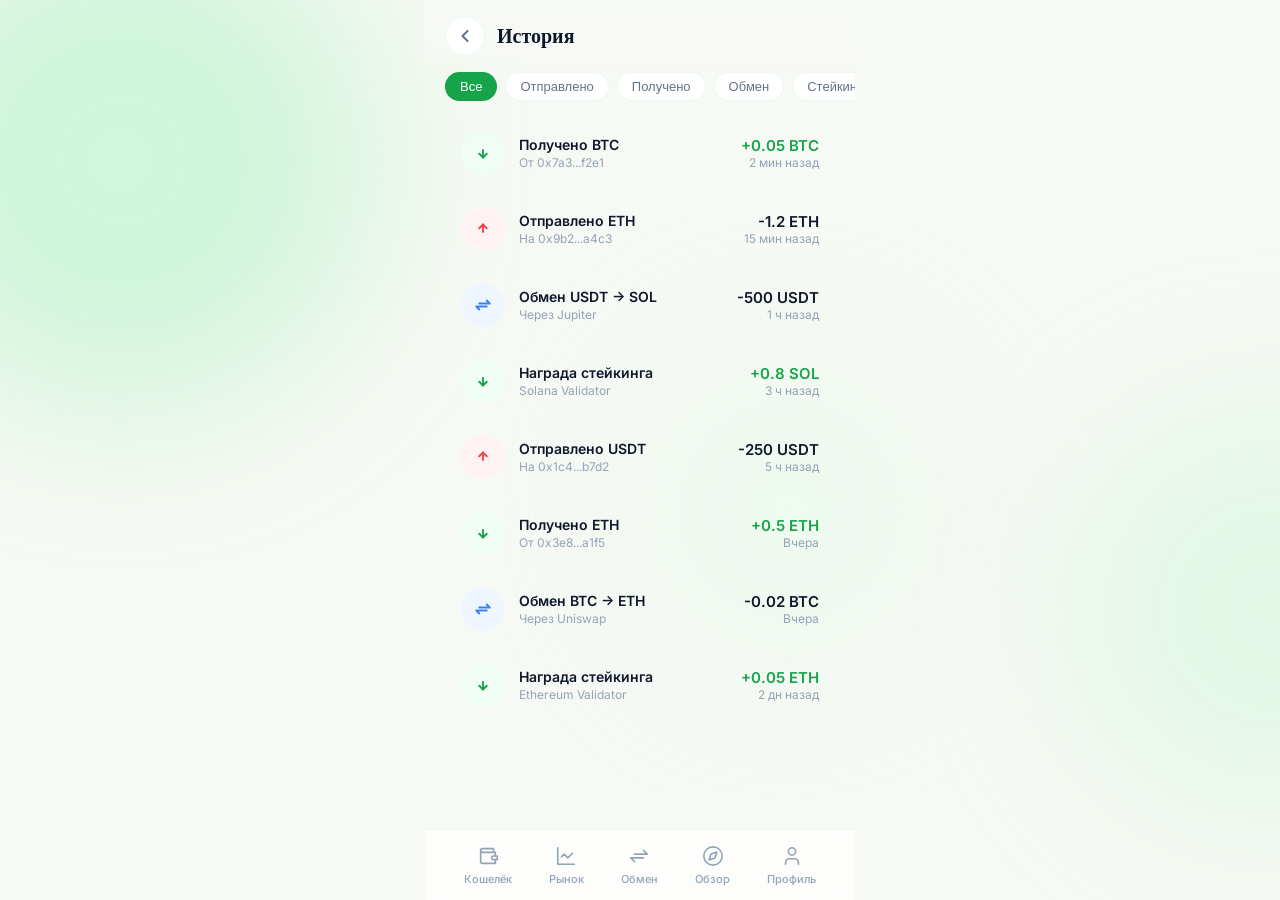
<file: pages/history.html>
<!DOCTYPE html>
<html lang="ru">
<head>
<meta charset="UTF-8">
<meta name="viewport" content="width=device-width, initial-scale=1.0, user-scalable=no, viewport-fit=cover">
<meta name="apple-mobile-web-app-capable" content="yes">
<meta name="apple-mobile-web-app-status-bar-style" content="black-translucent">
<meta name="theme-color" content="#F7F9F4">
<link rel="icon" href="../assets/logo.png">
<title>История — Verde Wallet</title>
<link rel="preconnect" href="https://fonts.googleapis.com">
<link rel="preconnect" href="https://fonts.gstatic.com" crossorigin>
<link href="https://fonts.googleapis.com/css2?family=Space+Grotesk:wght@300;400;500;600;700&family=Inter:wght@300;400;500;600;700&display=swap" rel="stylesheet">
<link rel="stylesheet" href="../assets/styles.css">
<script src="https://telegram.org/js/telegram-web-app.js?1"></script>
</head>
<body>

<div class="mesh-bg">
  <div class="mesh-orb"></div>
  <div class="mesh-orb"></div>
  <div class="mesh-orb"></div>
</div>

<div class="app">

  <header class="page-header entrance">
    <a href="../index.html" class="page-header-back">
      <svg width="20" height="20" viewBox="0 0 24 24" fill="none" stroke="currentColor" stroke-width="2.5" stroke-linecap="round" stroke-linejoin="round"><polyline points="15 18 9 12 15 6"/></svg>
    </a>
    <h1 class="page-header-title">История</h1>
  </header>

  <div class="history-filters entrance entrance-d1">
    <button class="history-filter active" onclick="filterHistory(this,'all')">Все</button>
    <button class="history-filter" onclick="filterHistory(this,'send')">Отправлено</button>
    <button class="history-filter" onclick="filterHistory(this,'receive')">Получено</button>
    <button class="history-filter" onclick="filterHistory(this,'swap')">Обмен</button>
    <button class="history-filter" onclick="filterHistory(this,'stake')">Стейкинг</button>
  </div>

  <div class="tx-list" style="padding:0 20px;">
    <div class="tx-item reveal" onclick="showTxDetail('tx1')">
      <div class="tx-icon tx-icon-in">
        <svg width="18" height="18" viewBox="0 0 24 24" fill="none" stroke="currentColor" stroke-width="2.5" stroke-linecap="round" stroke-linejoin="round"><polyline points="7 13 12 18 17 13"/><polyline points="12 18 12 8"/></svg>
      </div>
      <div class="tx-info">
        <div class="tx-title">Получено BTC</div>
        <div class="tx-subtitle">От 0x7a3...f2e1</div>
      </div>
      <div class="tx-amount">
        <div class="tx-amount-value in">+0.05 BTC</div>
        <div class="tx-time">2 мин назад</div>
      </div>
    </div>
    <div class="tx-item reveal" onclick="showTxDetail('tx2')">
      <div class="tx-icon tx-icon-out">
        <svg width="18" height="18" viewBox="0 0 24 24" fill="none" stroke="currentColor" stroke-width="2.5" stroke-linecap="round" stroke-linejoin="round"><polyline points="7 11 12 6 17 11"/><polyline points="12 6 12 16"/></svg>
      </div>
      <div class="tx-info">
        <div class="tx-title">Отправлено ETH</div>
        <div class="tx-subtitle">На 0x9b2...a4c3</div>
      </div>
      <div class="tx-amount">
        <div class="tx-amount-value out">-1.2 ETH</div>
        <div class="tx-time">15 мин назад</div>
      </div>
    </div>
    <div class="tx-item reveal" onclick="showTxDetail('tx3')">
      <div class="tx-icon tx-icon-swap">
        <svg width="18" height="18" viewBox="0 0 24 24" fill="none" stroke="currentColor" stroke-width="2.5" stroke-linecap="round" stroke-linejoin="round"><path d="M7 10h14l-4-4"/><path d="M17 14H3l4 4"/></svg>
      </div>
      <div class="tx-info">
        <div class="tx-title">Обмен USDT &rarr; SOL</div>
        <div class="tx-subtitle">Через Jupiter</div>
      </div>
      <div class="tx-amount">
        <div class="tx-amount-value out">-500 USDT</div>
        <div class="tx-time">1 ч назад</div>
      </div>
    </div>
    <div class="tx-item reveal" onclick="showTxDetail('tx4')">
      <div class="tx-icon tx-icon-in">
        <svg width="18" height="18" viewBox="0 0 24 24" fill="none" stroke="currentColor" stroke-width="2.5" stroke-linecap="round" stroke-linejoin="round"><polyline points="7 13 12 18 17 13"/><polyline points="12 18 12 8"/></svg>
      </div>
      <div class="tx-info">
        <div class="tx-title">Награда стейкинга</div>
        <div class="tx-subtitle">Solana Validator</div>
      </div>
      <div class="tx-amount">
        <div class="tx-amount-value in">+0.8 SOL</div>
        <div class="tx-time">3 ч назад</div>
      </div>
    </div>
    <div class="tx-item reveal" onclick="showTxDetail('tx5')">
      <div class="tx-icon tx-icon-out">
        <svg width="18" height="18" viewBox="0 0 24 24" fill="none" stroke="currentColor" stroke-width="2.5" stroke-linecap="round" stroke-linejoin="round"><polyline points="7 11 12 6 17 11"/><polyline points="12 6 12 16"/></svg>
      </div>
      <div class="tx-info">
        <div class="tx-title">Отправлено USDT</div>
        <div class="tx-subtitle">На 0x1c4...b7d2</div>
      </div>
      <div class="tx-amount">
        <div class="tx-amount-value out">-250 USDT</div>
        <div class="tx-time">5 ч назад</div>
      </div>
    </div>
    <div class="tx-item reveal" onclick="showTxDetail('tx6')">
      <div class="tx-icon tx-icon-in">
        <svg width="18" height="18" viewBox="0 0 24 24" fill="none" stroke="currentColor" stroke-width="2.5" stroke-linecap="round" stroke-linejoin="round"><polyline points="7 13 12 18 17 13"/><polyline points="12 18 12 8"/></svg>
      </div>
      <div class="tx-info">
        <div class="tx-title">Получено ETH</div>
        <div class="tx-subtitle">От 0x3e8...a1f5</div>
      </div>
      <div class="tx-amount">
        <div class="tx-amount-value in">+0.5 ETH</div>
        <div class="tx-time">Вчера</div>
      </div>
    </div>
    <div class="tx-item reveal" onclick="showTxDetail('tx7')">
      <div class="tx-icon tx-icon-swap">
        <svg width="18" height="18" viewBox="0 0 24 24" fill="none" stroke="currentColor" stroke-width="2.5" stroke-linecap="round" stroke-linejoin="round"><path d="M7 10h14l-4-4"/><path d="M17 14H3l4 4"/></svg>
      </div>
      <div class="tx-info">
        <div class="tx-title">Обмен BTC &rarr; ETH</div>
        <div class="tx-subtitle">Через Uniswap</div>
      </div>
      <div class="tx-amount">
        <div class="tx-amount-value out">-0.02 BTC</div>
        <div class="tx-time">Вчера</div>
      </div>
    </div>
    <div class="tx-item reveal" onclick="showTxDetail('tx8')">
      <div class="tx-icon tx-icon-in">
        <svg width="18" height="18" viewBox="0 0 24 24" fill="none" stroke="currentColor" stroke-width="2.5" stroke-linecap="round" stroke-linejoin="round"><polyline points="7 13 12 18 17 13"/><polyline points="12 18 12 8"/></svg>
      </div>
      <div class="tx-info">
        <div class="tx-title">Награда стейкинга</div>
        <div class="tx-subtitle">Ethereum Validator</div>
      </div>
      <div class="tx-amount">
        <div class="tx-amount-value in">+0.05 ETH</div>
        <div class="tx-time">2 дн назад</div>
      </div>
    </div>
  </div>

  <div class="nav-spacer"></div>
</div>

<nav class="bottom-nav">
  <a href="../index.html" class="nav-item" data-tab="wallet">
    <div class="nav-item-icon">
      <svg viewBox="0 0 24 24" fill="none" stroke="currentColor" stroke-linecap="round" stroke-linejoin="round"><path d="M20 12V8H6a2 2 0 0 1-2-2c0-1.1.9-2 2-2h12v4"/><path d="M4 6v12a2 2 0 0 0 2 2h14v-4"/><path d="M18 12a2 2 0 0 0 0 4h4v-4Z"/></svg>
    </div>
    <span>Кошелёк</span>
  </a>
  <a href="market.html" class="nav-item" data-tab="market">
    <div class="nav-item-icon">
      <svg viewBox="0 0 24 24" fill="none" stroke="currentColor" stroke-linecap="round" stroke-linejoin="round"><path d="M3 3v18h18"/><path d="m19 9-5 5-4-4-3 3"/></svg>
    </div>
    <span>Рынок</span>
  </a>
  <a href="swap.html" class="nav-item" data-tab="swap">
    <div class="nav-item-icon">
      <svg viewBox="0 0 24 24" fill="none" stroke="currentColor" stroke-linecap="round" stroke-linejoin="round"><path d="M7 10h14l-4-4"/><path d="M17 14H3l4 4"/></svg>
    </div>
    <span>Обмен</span>
  </a>
  <a href="discover.html" class="nav-item" data-tab="discover">
    <div class="nav-item-icon">
      <svg viewBox="0 0 24 24" fill="none" stroke="currentColor" stroke-linecap="round" stroke-linejoin="round"><circle cx="12" cy="12" r="10"/><polygon points="16.24 7.76 14.12 14.12 7.76 16.24 9.88 9.88 16.24 7.76"/></svg>
    </div>
    <span>Обзор</span>
  </a>
  <a href="profile.html" class="nav-item" data-tab="profile">
    <div class="nav-item-icon">
      <svg viewBox="0 0 24 24" fill="none" stroke="currentColor" stroke-linecap="round" stroke-linejoin="round"><path d="M19 21v-2a4 4 0 0 0-4-4H9a4 4 0 0 0-4 4v2"/><circle cx="12" cy="7" r="4"/></svg>
    </div>
    <span>Профиль</span>
  </a>
</nav>

<script>
function filterHistory(btn, filter) {
  document.querySelectorAll('.history-filter').forEach(b => b.classList.remove('active'));
  btn.classList.add('active');
  showToast('📋 Фильтр: ' + filter);
}
function showTxDetail(txId) {
  showToast('📝 Транзакция: ' + txId + '\nХеш: 0x' + Math.random().toString(16).slice(2,42));
}
function showToast(message) {
  const container = document.createElement('div');
  container.className = 'toast-custom';
  container.textContent = message;
  document.body.appendChild(container);
  setTimeout(() => container.remove(), 2200);
}
const revealObserver = new IntersectionObserver((entries) => {
  entries.forEach(entry => { if (entry.isIntersecting) entry.target.classList.add('visible'); });
}, { threshold: 0.1 });
document.querySelectorAll('.reveal').forEach(el => revealObserver.observe(el));
</script>
</body>
</html>
</file>
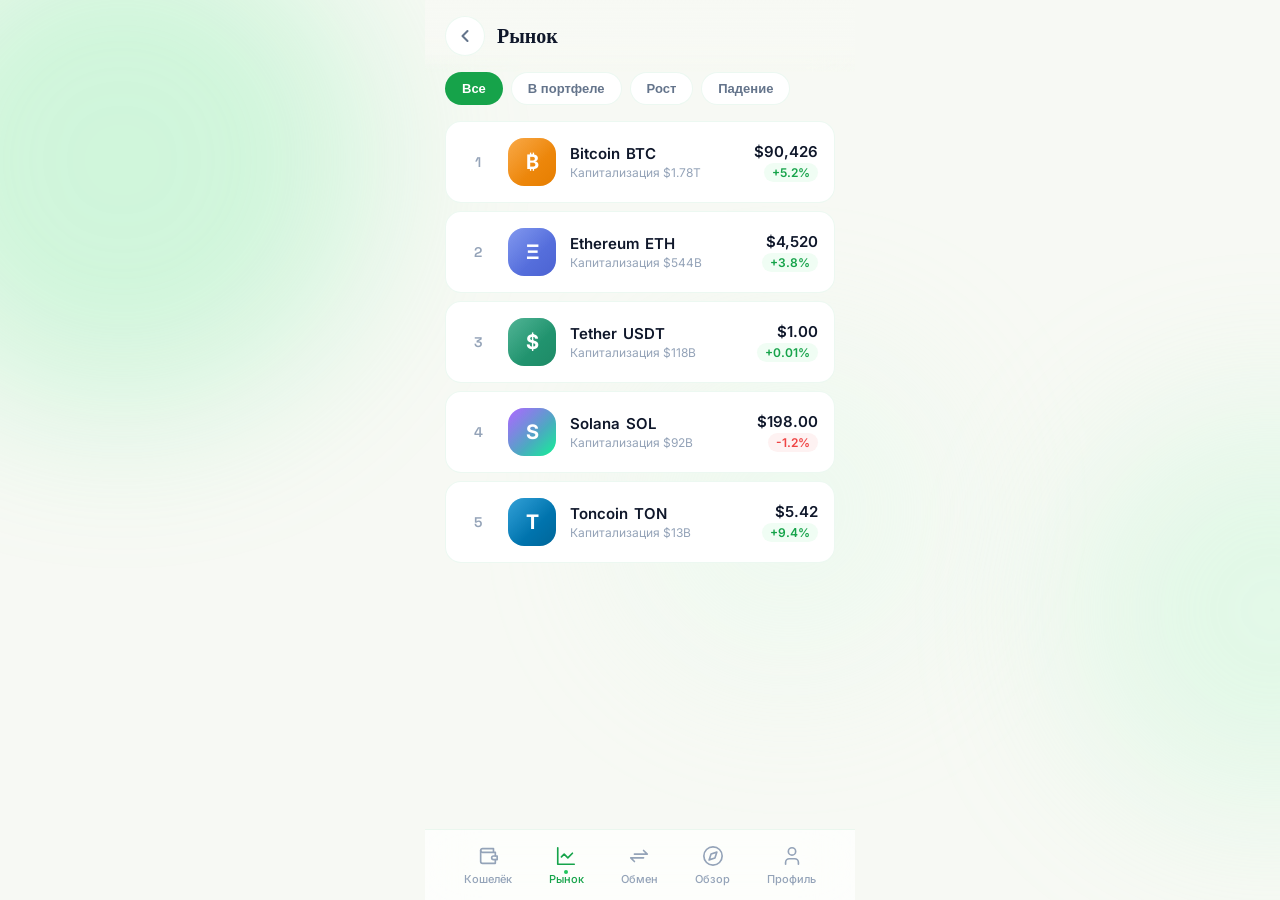
<file: pages/market.html>
<!DOCTYPE html>
<html lang="ru">
<head>
<meta charset="UTF-8">
<meta name="viewport" content="width=device-width, initial-scale=1.0, user-scalable=no, viewport-fit=cover">
<meta name="apple-mobile-web-app-capable" content="yes">
<meta name="apple-mobile-web-app-status-bar-style" content="black-translucent">
<meta name="theme-color" content="#F7F9F4">
<link rel="icon" href="../assets/logo.png">
<title>Рынок — Verde Wallet</title>
<link rel="preconnect" href="https://fonts.googleapis.com">
<link rel="preconnect" href="https://fonts.gstatic.com" crossorigin>
<link href="https://fonts.googleapis.com/css2?family=Space+Grotesk:wght@300;400;500;600;700&family=Inter:wght@300;400;500;600;700&display=swap" rel="stylesheet">
<link rel="stylesheet" href="../assets/styles.css">
<script src="https://telegram.org/js/telegram-web-app.js?1"></script>
</head>
<body>

<div class="mesh-bg">
  <div class="mesh-orb"></div>
  <div class="mesh-orb"></div>
  <div class="mesh-orb"></div>
</div>

<div class="app">

  <header class="page-header entrance">
    <a href="../index.html" class="page-header-back">
      <svg width="20" height="20" viewBox="0 0 24 24" fill="none" stroke="currentColor" stroke-width="2.5" stroke-linecap="round" stroke-linejoin="round"><polyline points="15 18 9 12 15 6"/></svg>
    </a>
    <h1 class="page-header-title">Рынок</h1>
  </header>

  <div class="market-tabs entrance entrance-d1">
    <button class="market-tab active" onclick="filterMarket(this,'all')">Все</button>
    <button class="market-tab" onclick="filterMarket(this,'portfolio')">В портфеле</button>
    <button class="market-tab" onclick="filterMarket(this,'up')">Рост</button>
    <button class="market-tab" onclick="filterMarket(this,'down')">Падение</button>
  </div>

  <div class="market-list entrance entrance-d2">
    <div class="market-item reveal" data-portfolio="true" data-change="up" onclick="goToAsset('BTC')">
      <div class="market-rank">1</div>
      <div class="asset-icon asset-icon-btc">&#8383;</div>
      <div class="market-info">
        <div class="market-name">Bitcoin <span class="asset-ticker">BTC</span></div>
        <div class="market-cap">Капитализация $1.78T</div>
      </div>
      <div class="market-price-block">
        <div class="market-price">$90,426</div>
        <div class="market-change up">+5.2%</div>
      </div>
    </div>

    <div class="market-item reveal" data-portfolio="true" data-change="up" onclick="goToAsset('ETH')">
      <div class="market-rank">2</div>
      <div class="asset-icon asset-icon-eth">&#926;</div>
      <div class="market-info">
        <div class="market-name">Ethereum <span class="asset-ticker">ETH</span></div>
        <div class="market-cap">Капитализация $544B</div>
      </div>
      <div class="market-price-block">
        <div class="market-price">$4,520</div>
        <div class="market-change up">+3.8%</div>
      </div>
    </div>

    <div class="market-item reveal" data-portfolio="true" data-change="up" onclick="goToAsset('USDT')">
      <div class="market-rank">3</div>
      <div class="asset-icon asset-icon-usdt">$</div>
      <div class="market-info">
        <div class="market-name">Tether <span class="asset-ticker">USDT</span></div>
        <div class="market-cap">Капитализация $118B</div>
      </div>
      <div class="market-price-block">
        <div class="market-price">$1.00</div>
        <div class="market-change up">+0.01%</div>
      </div>
    </div>

    <div class="market-item reveal" data-portfolio="true" data-change="down" onclick="goToAsset('SOL')">
      <div class="market-rank">4</div>
      <div class="asset-icon asset-icon-sol">S</div>
      <div class="market-info">
        <div class="market-name">Solana <span class="asset-ticker">SOL</span></div>
        <div class="market-cap">Капитализация $92B</div>
      </div>
      <div class="market-price-block">
        <div class="market-price">$198.00</div>
        <div class="market-change down">-1.2%</div>
      </div>
    </div>

    <div class="market-item reveal" data-portfolio="false" data-change="up" onclick="goToAsset('TON')">
      <div class="market-rank">5</div>
      <div class="asset-icon asset-icon-ton">T</div>
      <div class="market-info">
        <div class="market-name">Toncoin <span class="asset-ticker">TON</span></div>
        <div class="market-cap">Капитализация $13B</div>
      </div>
      <div class="market-price-block">
        <div class="market-price">$5.42</div>
        <div class="market-change up">+9.4%</div>
      </div>
    </div>
  </div>

  <div class="nav-spacer"></div>
</div>

<nav class="bottom-nav">
  <a href="../index.html" class="nav-item" data-tab="wallet">
    <div class="nav-item-icon">
      <svg viewBox="0 0 24 24" fill="none" stroke="currentColor" stroke-linecap="round" stroke-linejoin="round"><path d="M20 12V8H6a2 2 0 0 1-2-2c0-1.1.9-2 2-2h12v4"/><path d="M4 6v12a2 2 0 0 0 2 2h14v-4"/><path d="M18 12a2 2 0 0 0 0 4h4v-4Z"/></svg>
    </div>
    <span>Кошелёк</span>
  </a>
  <a href="market.html" class="nav-item active" data-tab="market">
    <div class="nav-item-icon">
      <svg viewBox="0 0 24 24" fill="none" stroke="currentColor" stroke-linecap="round" stroke-linejoin="round"><path d="M3 3v18h18"/><path d="m19 9-5 5-4-4-3 3"/></svg>
    </div>
    <span>Рынок</span>
  </a>
  <a href="swap.html" class="nav-item" data-tab="swap">
    <div class="nav-item-icon">
      <svg viewBox="0 0 24 24" fill="none" stroke="currentColor" stroke-linecap="round" stroke-linejoin="round"><path d="M7 10h14l-4-4"/><path d="M17 14H3l4 4"/></svg>
    </div>
    <span>Обмен</span>
  </a>
  <a href="discover.html" class="nav-item" data-tab="discover">
    <div class="nav-item-icon">
      <svg viewBox="0 0 24 24" fill="none" stroke="currentColor" stroke-linecap="round" stroke-linejoin="round"><circle cx="12" cy="12" r="10"/><polygon points="16.24 7.76 14.12 14.12 7.76 16.24 9.88 9.88 16.24 7.76"/></svg>
    </div>
    <span>Обзор</span>
  </a>
  <a href="profile.html" class="nav-item" data-tab="profile">
    <div class="nav-item-icon">
      <svg viewBox="0 0 24 24" fill="none" stroke="currentColor" stroke-linecap="round" stroke-linejoin="round"><path d="M19 21v-2a4 4 0 0 0-4-4H9a4 4 0 0 0-4 4v2"/><circle cx="12" cy="7" r="4"/></svg>
    </div>
    <span>Профиль</span>
  </a>
</nav>

<script>
function filterMarket(btn, filter) {
  document.querySelectorAll('.market-tab').forEach(b => b.classList.remove('active'));
  btn.classList.add('active');
  document.querySelectorAll('.market-item').forEach(item => {
    let show = true;
    if (filter === 'portfolio') show = item.dataset.portfolio === 'true';
    else if (filter === 'up' || filter === 'down') show = item.dataset.change === filter;
    item.style.display = show ? '' : 'none';
  });
}
function goToAsset(asset) {
  window.location.href = 'asset.html?coin=' + asset;
}
function showToast(message) {
  const container = document.createElement('div');
  container.className = 'toast-custom';
  container.textContent = message;
  document.body.appendChild(container);
  setTimeout(() => container.remove(), 2200);
}
const revealObserver = new IntersectionObserver((entries) => {
  entries.forEach(entry => { if (entry.isIntersecting) entry.target.classList.add('visible'); });
}, { threshold: 0.1 });
document.querySelectorAll('.reveal').forEach(el => revealObserver.observe(el));
</script>
</body>
</html>
</file>
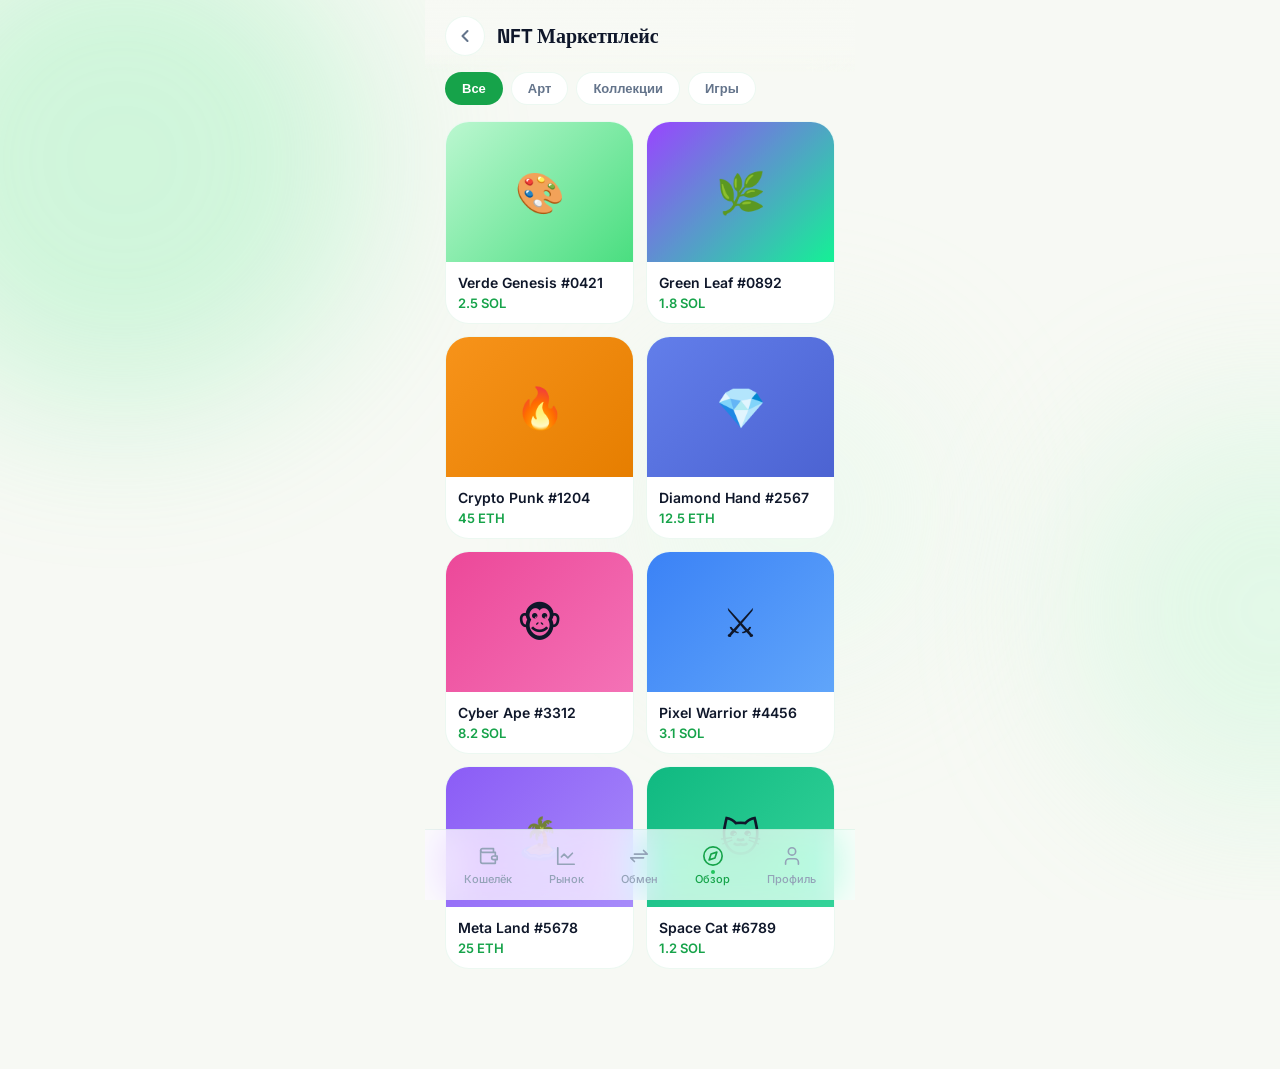
<file: pages/nft.html>
<!DOCTYPE html>
<html lang="ru">
<head>
<meta charset="UTF-8">
<meta name="viewport" content="width=device-width, initial-scale=1.0, user-scalable=no, viewport-fit=cover">
<meta name="apple-mobile-web-app-capable" content="yes">
<meta name="apple-mobile-web-app-status-bar-style" content="black-translucent">
<meta name="theme-color" content="#F7F9F4">
<link rel="icon" href="../assets/logo.png">
<title>NFT — Verde Wallet</title>
<link rel="preconnect" href="https://fonts.googleapis.com">
<link rel="preconnect" href="https://fonts.gstatic.com" crossorigin>
<link href="https://fonts.googleapis.com/css2?family=Space+Grotesk:wght@300;400;500;600;700&family=Inter:wght@300;400;500;600;700&display=swap" rel="stylesheet">
<link rel="stylesheet" href="../assets/styles.css">
<script src="https://telegram.org/js/telegram-web-app.js"></script>
</head>
<body>

<div class="mesh-bg">
  <div class="mesh-orb"></div>
  <div class="mesh-orb"></div>
  <div class="mesh-orb"></div>
</div>

<div class="app">

  <header class="page-header entrance">
    <a href="discover.html" class="page-header-back">
      <svg width="20" height="20" viewBox="0 0 24 24" fill="none" stroke="currentColor" stroke-width="2.5" stroke-linecap="round" stroke-linejoin="round"><polyline points="15 18 9 12 15 6"/></svg>
    </a>
    <h1 class="page-header-title">NFT Маркетплейс</h1>
  </header>

  <div class="market-tabs entrance entrance-d1">
    <button class="market-tab active" onclick="filterNft(this,'all')">Все</button>
    <button class="market-tab" onclick="filterNft(this,'art')">Арт</button>
    <button class="market-tab" onclick="filterNft(this,'collectibles')">Коллекции</button>
    <button class="market-tab" onclick="filterNft(this,'gaming')">Игры</button>
  </div>

  <div class="nft-grid">
    <div class="nft-card reveal" onclick="showNftDetail('Verde Genesis #0421')">
      <div class="nft-card-img">🎨</div>
      <div class="nft-card-info">
        <div class="nft-card-name">Verde Genesis #0421</div>
        <div class="nft-card-price">2.5 SOL</div>
      </div>
    </div>
    <div class="nft-card reveal" onclick="showNftDetail('Green Leaf #0892')">
      <div class="nft-card-img" style="background:linear-gradient(135deg,#9945FF,#14F195);">🌿</div>
      <div class="nft-card-info">
        <div class="nft-card-name">Green Leaf #0892</div>
        <div class="nft-card-price">1.8 SOL</div>
      </div>
    </div>
    <div class="nft-card reveal" onclick="showNftDetail('Crypto Punk #1204')">
      <div class="nft-card-img" style="background:linear-gradient(135deg,#F7931A,#E67E00);">🔥</div>
      <div class="nft-card-info">
        <div class="nft-card-name">Crypto Punk #1204</div>
        <div class="nft-card-price">45 ETH</div>
      </div>
    </div>
    <div class="nft-card reveal" onclick="showNftDetail('Diamond Hand #2567')">
      <div class="nft-card-img" style="background:linear-gradient(135deg,#627EEA,#4C63D2);">💎</div>
      <div class="nft-card-info">
        <div class="nft-card-name">Diamond Hand #2567</div>
        <div class="nft-card-price">12.5 ETH</div>
      </div>
    </div>
    <div class="nft-card reveal" onclick="showNftDetail('Cyber Ape #3312')">
      <div class="nft-card-img" style="background:linear-gradient(135deg,#EC4899,#F472B6);">🐵</div>
      <div class="nft-card-info">
        <div class="nft-card-name">Cyber Ape #3312</div>
        <div class="nft-card-price">8.2 SOL</div>
      </div>
    </div>
    <div class="nft-card reveal" onclick="showNftDetail('Pixel Warrior #4456')">
      <div class="nft-card-img" style="background:linear-gradient(135deg,#3B82F6,#60A5FA);">⚔️</div>
      <div class="nft-card-info">
        <div class="nft-card-name">Pixel Warrior #4456</div>
        <div class="nft-card-price">3.1 SOL</div>
      </div>
    </div>
    <div class="nft-card reveal" onclick="showNftDetail('Meta Land #5678')">
      <div class="nft-card-img" style="background:linear-gradient(135deg,#8B5CF6,#A78BFA);">🏝️</div>
      <div class="nft-card-info">
        <div class="nft-card-name">Meta Land #5678</div>
        <div class="nft-card-price">25 ETH</div>
      </div>
    </div>
    <div class="nft-card reveal" onclick="showNftDetail('Space Cat #6789')">
      <div class="nft-card-img" style="background:linear-gradient(135deg,#10B981,#34D399);">🐱</div>
      <div class="nft-card-info">
        <div class="nft-card-name">Space Cat #6789</div>
        <div class="nft-card-price">1.2 SOL</div>
      </div>
    </div>
  </div>

  <div class="nav-spacer"></div>
</div>

<nav class="bottom-nav">
  <a href="../index.html" class="nav-item" data-tab="wallet">
    <div class="nav-item-icon">
      <svg viewBox="0 0 24 24" fill="none" stroke="currentColor" stroke-linecap="round" stroke-linejoin="round"><path d="M20 12V8H6a2 2 0 0 1-2-2c0-1.1.9-2 2-2h12v4"/><path d="M4 6v12a2 2 0 0 0 2 2h14v-4"/><path d="M18 12a2 2 0 0 0 0 4h4v-4Z"/></svg>
    </div>
    <span>Кошелёк</span>
  </a>
  <a href="market.html" class="nav-item" data-tab="market">
    <div class="nav-item-icon">
      <svg viewBox="0 0 24 24" fill="none" stroke="currentColor" stroke-linecap="round" stroke-linejoin="round"><path d="M3 3v18h18"/><path d="m19 9-5 5-4-4-3 3"/></svg>
    </div>
    <span>Рынок</span>
  </a>
  <a href="swap.html" class="nav-item" data-tab="swap">
    <div class="nav-item-icon">
      <svg viewBox="0 0 24 24" fill="none" stroke="currentColor" stroke-linecap="round" stroke-linejoin="round"><path d="M7 10h14l-4-4"/><path d="M17 14H3l4 4"/></svg>
    </div>
    <span>Обмен</span>
  </a>
  <a href="discover.html" class="nav-item active" data-tab="discover">
    <div class="nav-item-icon">
      <svg viewBox="0 0 24 24" fill="none" stroke="currentColor" stroke-linecap="round" stroke-linejoin="round"><circle cx="12" cy="12" r="10"/><polygon points="16.24 7.76 14.12 14.12 7.76 16.24 9.88 9.88 16.24 7.76"/></svg>
    </div>
    <span>Обзор</span>
  </a>
  <a href="profile.html" class="nav-item" data-tab="profile">
    <div class="nav-item-icon">
      <svg viewBox="0 0 24 24" fill="none" stroke="currentColor" stroke-linecap="round" stroke-linejoin="round"><path d="M19 21v-2a4 4 0 0 0-4-4H9a4 4 0 0 0-4 4v2"/><circle cx="12" cy="7" r="4"/></svg>
    </div>
    <span>Профиль</span>
  </a>
</nav>

<script>
function filterNft(btn, filter) {
  document.querySelectorAll('.market-tab').forEach(b => b.classList.remove('active'));
  btn.classList.add('active');
  showToast('Фильтр: ' + filter);
}
function showNftDetail(name) {
  showToast('NFT: ' + name + '\nОткрывается карточка...');
}
function showToast(message) {
  const container = document.createElement('div');
  container.className = 'toast-custom';
  container.textContent = message;
  document.body.appendChild(container);
  setTimeout(() => container.remove(), 2200);
}
const revealObserver = new IntersectionObserver((entries) => {
  entries.forEach(entry => { if (entry.isIntersecting) entry.target.classList.add('visible'); });
}, { threshold: 0.1 });
document.querySelectorAll('.reveal').forEach(el => revealObserver.observe(el));
</script>
</body>
</html>
</file>
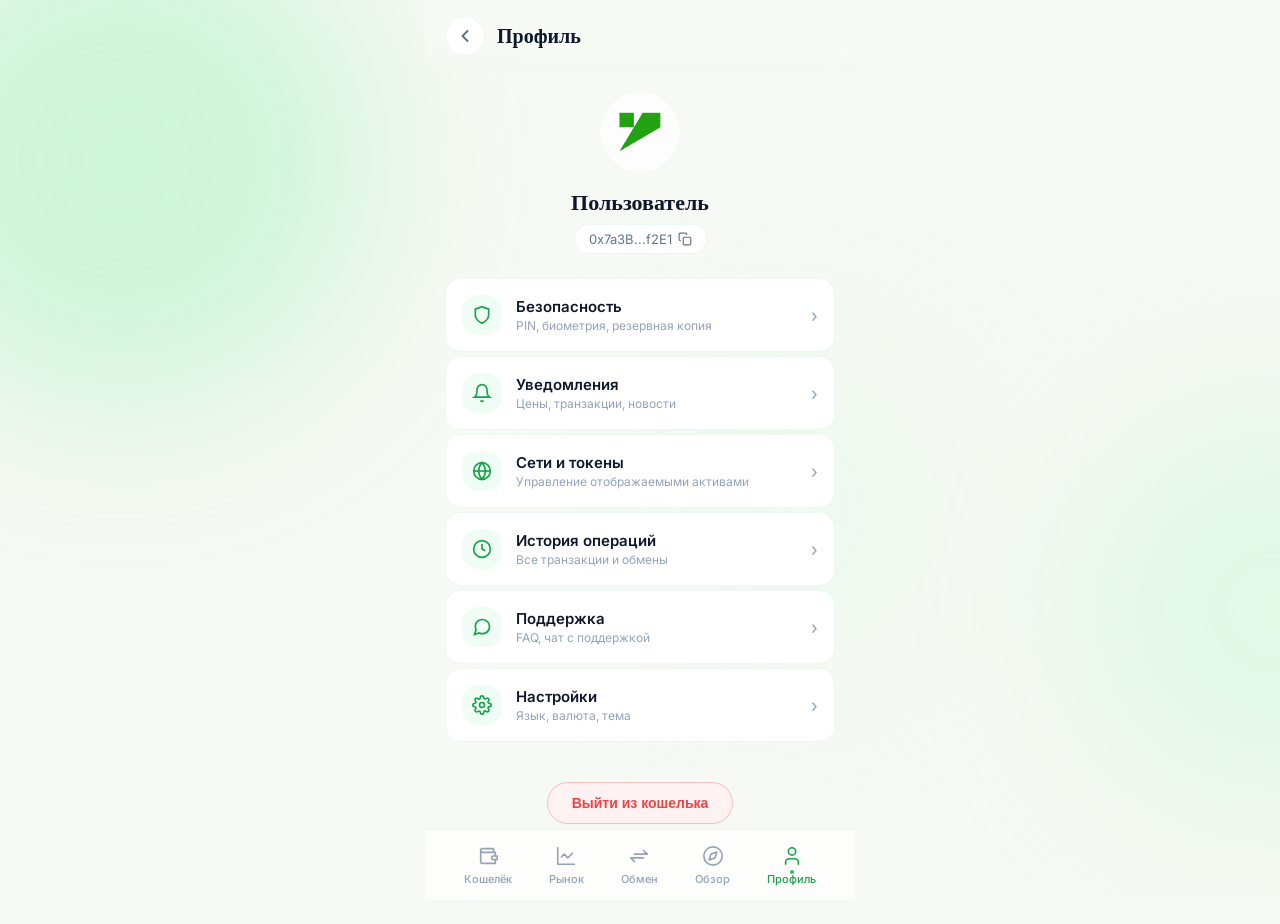
<file: pages/profile.html>
<!DOCTYPE html>
<html lang="ru">
<head>
<meta charset="UTF-8">
<meta name="viewport" content="width=device-width, initial-scale=1.0, user-scalable=no, viewport-fit=cover">
<meta name="apple-mobile-web-app-capable" content="yes">
<meta name="apple-mobile-web-app-status-bar-style" content="black-translucent">
<meta name="theme-color" content="#F7F9F4">
<link rel="icon" href="../assets/logo.png">
<title>Профиль — Verde Wallet</title>
<link rel="preconnect" href="https://fonts.googleapis.com">
<link rel="preconnect" href="https://fonts.gstatic.com" crossorigin>
<link href="https://fonts.googleapis.com/css2?family=Space+Grotesk:wght@300;400;500;600;700&family=Inter:wght@300;400;500;600;700&display=swap" rel="stylesheet">
<link rel="stylesheet" href="../assets/styles.css">
<script src="https://telegram.org/js/telegram-web-app.js"></script>
</head>
<body>

<div class="mesh-bg">
  <div class="mesh-orb"></div>
  <div class="mesh-orb"></div>
  <div class="mesh-orb"></div>
</div>

<div class="app">

  <header class="page-header entrance">
    <a href="../index.html" class="page-header-back">
      <svg width="20" height="20" viewBox="0 0 24 24" fill="none" stroke="currentColor" stroke-width="2.5" stroke-linecap="round" stroke-linejoin="round"><polyline points="15 18 9 12 15 6"/></svg>
    </a>
    <h1 class="page-header-title">Профиль</h1>
  </header>

  <div class="profile-header entrance entrance-d1">
    <div class="profile-avatar-large"></div>
    <div class="profile-name">Пользователь</div>
    <div class="profile-address" onclick="copyProfileAddress()">
      <span>0x7a3B...f2E1</span>
      <svg width="14" height="14" viewBox="0 0 24 24" fill="none" stroke="currentColor" stroke-width="2"><rect x="9" y="9" width="13" height="13" rx="2"/><path d="M5 15H4a2 2 0 0 1-2-2V4a2 2 0 0 1 2-2h9a2 2 0 0 1 2 2v1"/></svg>
    </div>
  </div>

  <div class="profile-menu entrance entrance-d2">
    <div class="profile-menu-item" onclick="showToast('Безопасность')">
      <div class="profile-menu-icon">
        <svg width="20" height="20" viewBox="0 0 24 24" fill="none" stroke="currentColor" stroke-width="2"><path d="M12 22s8-4 8-10V5l-8-3-8 3v7c0 6 8 10 8 10z"/></svg>
      </div>
      <div class="profile-menu-text">
        <div class="profile-menu-title">Безопасность</div>
        <div class="profile-menu-desc">PIN, биометрия, резервная копия</div>
      </div>
      <div class="profile-menu-arrow">&rsaquo;</div>
    </div>
    <div class="profile-menu-item" onclick="showToast('Уведомления')">
      <div class="profile-menu-icon">
        <svg width="20" height="20" viewBox="0 0 24 24" fill="none" stroke="currentColor" stroke-width="2"><path d="M18 8A6 6 0 0 0 6 8c0 7-3 9-3 9h18s-3-2-3-9"/><path d="M13.73 21a2 2 0 0 1-3.46 0"/></svg>
      </div>
      <div class="profile-menu-text">
        <div class="profile-menu-title">Уведомления</div>
        <div class="profile-menu-desc">Цены, транзакции, новости</div>
      </div>
      <div class="profile-menu-arrow">&rsaquo;</div>
    </div>
    <div class="profile-menu-item" onclick="showToast('Сети и токены')">
      <div class="profile-menu-icon">
        <svg width="20" height="20" viewBox="0 0 24 24" fill="none" stroke="currentColor" stroke-width="2"><circle cx="12" cy="12" r="10"/><line x1="2" y1="12" x2="22" y2="12"/><path d="M12 2a15.3 15.3 0 0 1 4 10 15.3 15.3 0 0 1-4 10 15.3 15.3 0 0 1-4-10 15.3 15.3 0 0 1 4-10z"/></svg>
      </div>
      <div class="profile-menu-text">
        <div class="profile-menu-title">Сети и токены</div>
        <div class="profile-menu-desc">Управление отображаемыми активами</div>
      </div>
      <div class="profile-menu-arrow">&rsaquo;</div>
    </div>
    <div class="profile-menu-item" onclick="showToast('История')">
      <div class="profile-menu-icon">
        <svg width="20" height="20" viewBox="0 0 24 24" fill="none" stroke="currentColor" stroke-width="2"><circle cx="12" cy="12" r="10"/><polyline points="12 6 12 12 16 14"/></svg>
      </div>
      <div class="profile-menu-text">
        <div class="profile-menu-title">История операций</div>
        <div class="profile-menu-desc">Все транзакции и обмены</div>
      </div>
      <div class="profile-menu-arrow">&rsaquo;</div>
    </div>
    <div class="profile-menu-item" onclick="showToast('Поддержка')">
      <div class="profile-menu-icon">
        <svg width="20" height="20" viewBox="0 0 24 24" fill="none" stroke="currentColor" stroke-width="2"><path d="M21 11.5a8.38 8.38 0 0 1-.9 3.8 8.5 8.5 0 0 1-7.6 4.7 8.38 8.38 0 0 1-3.8-.9L3 21l1.9-5.7a8.38 8.38 0 0 1-.9-3.8 8.5 8.5 0 0 1 4.7-7.6 8.38 8.38 0 0 1 3.8-.9h.5a8.48 8.48 0 0 1 8 8v.5z"/></svg>
      </div>
      <div class="profile-menu-text">
        <div class="profile-menu-title">Поддержка</div>
        <div class="profile-menu-desc">FAQ, чат с поддержкой</div>
      </div>
      <div class="profile-menu-arrow">&rsaquo;</div>
    </div>
    <div class="profile-menu-item" onclick="showToast('Настройки')">
      <div class="profile-menu-icon">
        <svg width="20" height="20" viewBox="0 0 24 24" fill="none" stroke="currentColor" stroke-width="2"><circle cx="12" cy="12" r="3"/><path d="M19.4 15a1.65 1.65 0 0 0 .33 1.82l.06.06a2 2 0 0 1 0 2.83 2 2 0 0 1-2.83 0l-.06-.06a1.65 1.65 0 0 0-1.82-.33 1.65 1.65 0 0 0-1 1.51V21a2 2 0 0 1-2 2 2 2 0 0 1-2-2v-.09A1.65 1.65 0 0 0 9 19.4a1.65 1.65 0 0 0-1.82.33l-.06.06a2 2 0 0 1-2.83 0 2 2 0 0 1 0-2.83l.06-.06a1.65 1.65 0 0 0 .33-1.82 1.65 1.65 0 0 0-1.51-1H3a2 2 0 0 1-2-2 2 2 0 0 1 2-2h.09A1.65 1.65 0 0 0 4.6 9a1.65 1.65 0 0 0-.33-1.82l-.06-.06a2 2 0 0 1 0-2.83 2 2 0 0 1 2.83 0l.06.06a1.65 1.65 0 0 0 1.82.33H9a1.65 1.65 0 0 0 1-1.51V3a2 2 0 0 1 2-2 2 2 0 0 1 2 2v.09a1.65 1.65 0 0 0 1 1.51 1.65 1.65 0 0 0 1.82-.33l.06-.06a2 2 0 0 1 2.83 0 2 2 0 0 1 0 2.83l-.06.06a1.65 1.65 0 0 0-.33 1.82V9a1.65 1.65 0 0 0 1.51 1H21a2 2 0 0 1 2 2 2 2 0 0 1-2 2h-.09a1.65 1.65 0 0 0-1.51 1z"/></svg>
      </div>
      <div class="profile-menu-text">
        <div class="profile-menu-title">Настройки</div>
        <div class="profile-menu-desc">Язык, валюта, тема</div>
      </div>
      <div class="profile-menu-arrow">&rsaquo;</div>
    </div>
  </div>

  <div style="text-align:center;padding:20px;">
    <button style="padding:12px 24px;border-radius:999px;border:1px solid rgba(239,68,68,0.3);background:#FEF2F2;color:#EF4444;font-size:14px;font-weight:600;cursor:pointer;transition:all 0.15s;" onclick="logout()">Выйти из кошелька</button>
  </div>

  <div class="nav-spacer"></div>
</div>

<nav class="bottom-nav">
  <a href="../index.html" class="nav-item" data-tab="wallet">
    <div class="nav-item-icon">
      <svg viewBox="0 0 24 24" fill="none" stroke="currentColor" stroke-linecap="round" stroke-linejoin="round"><path d="M20 12V8H6a2 2 0 0 1-2-2c0-1.1.9-2 2-2h12v4"/><path d="M4 6v12a2 2 0 0 0 2 2h14v-4"/><path d="M18 12a2 2 0 0 0 0 4h4v-4Z"/></svg>
    </div>
    <span>Кошелёк</span>
  </a>
  <a href="market.html" class="nav-item" data-tab="market">
    <div class="nav-item-icon">
      <svg viewBox="0 0 24 24" fill="none" stroke="currentColor" stroke-linecap="round" stroke-linejoin="round"><path d="M3 3v18h18"/><path d="m19 9-5 5-4-4-3 3"/></svg>
    </div>
    <span>Рынок</span>
  </a>
  <a href="swap.html" class="nav-item" data-tab="swap">
    <div class="nav-item-icon">
      <svg viewBox="0 0 24 24" fill="none" stroke="currentColor" stroke-linecap="round" stroke-linejoin="round"><path d="M7 10h14l-4-4"/><path d="M17 14H3l4 4"/></svg>
    </div>
    <span>Обмен</span>
  </a>
  <a href="discover.html" class="nav-item" data-tab="discover">
    <div class="nav-item-icon">
      <svg viewBox="0 0 24 24" fill="none" stroke="currentColor" stroke-linecap="round" stroke-linejoin="round"><circle cx="12" cy="12" r="10"/><polygon points="16.24 7.76 14.12 14.12 7.76 16.24 9.88 9.88 16.24 7.76"/></svg>
    </div>
    <span>Обзор</span>
  </a>
  <a href="profile.html" class="nav-item active" data-tab="profile">
    <div class="nav-item-icon">
      <svg viewBox="0 0 24 24" fill="none" stroke="currentColor" stroke-linecap="round" stroke-linejoin="round"><path d="M19 21v-2a4 4 0 0 0-4-4H9a4 4 0 0 0-4 4v2"/><circle cx="12" cy="7" r="4"/></svg>
    </div>
    <span>Профиль</span>
  </a>
</nav>

<script>
// Получаем данные пользователя из Telegram
let userData = { first_name: '', last_name: '', username: '', id: null };

try {
  if (window.Telegram && window.Telegram.WebApp) {
    if (window.Telegram.WebApp.initDataUnsafe && window.Telegram.WebApp.initDataUnsafe.user) {
      userData = window.Telegram.WebApp.initDataUnsafe.user;
      console.log('Profile user data from Telegram:', userData);
    }
  }
} catch(e) {
  console.log('Error getting user data:', e);
}

// Обновляем профиль
document.addEventListener('DOMContentLoaded', function() {
  // Обновляем имя
  const nameEl = document.querySelector('.profile-name');
  if (nameEl) {
    if (userData && userData.first_name) {
      nameEl.textContent = userData.first_name;
    } else {
      nameEl.textContent = 'Пользователь';
    }
  }
  
  // Обновляем аватар — фото из Telegram или логотип Verde
  const avatarEl = document.querySelector('.profile-avatar-large');
  if (avatarEl) {
    const photoUrl = userData && userData.photo_url;
    avatarEl.innerHTML = `<img src="${photoUrl || '../assets/logo.png'}" alt="Аватар" class="avatar-img">`;
    avatarEl.style.background = photoUrl ? 'var(--bg-card)' : 'transparent';
    avatarEl.style.boxShadow = 'none';
    avatarEl.style.display = 'flex';
    avatarEl.style.alignItems = 'center';
    avatarEl.style.justifyContent = 'center';
    avatarEl.style.padding = '0';
  }
  
  // Обновляем username
  const addressEl = document.querySelector('.profile-address span');
  if (addressEl && userData && userData.username) {
    addressEl.textContent = '@' + userData.username;
  }
});

function copyProfileAddress() {
  showToast('Адрес скопирован!');
}
function logout() {
  if (confirm('Выйти из кошелька?')) {
    showToast('Выход выполнен');
    setTimeout(() => { window.location.href = '../index.html'; }, 1000);
  }
}
function showToast(message) {
  const container = document.createElement('div');
  container.style.cssText = 'position:fixed;top:50%;left:50%;transform:translate(-50%,-50%);background:#16A34A;color:#fff;padding:14px 28px;border-radius:16px;font-weight:600;font-size:14px;z-index:400;animation:fadeInOut 2.2s ease forwards;font-family:Inter;';
  container.textContent = message;
  document.body.appendChild(container);
  setTimeout(() => container.remove(), 2200);
}
const revealObserver = new IntersectionObserver((entries) => {
  entries.forEach(entry => { if (entry.isIntersecting) entry.target.classList.add('visible'); });
}, { threshold: 0.1 });
document.querySelectorAll('.reveal').forEach(el => revealObserver.observe(el));
</script>
</body>
</html>
</file>
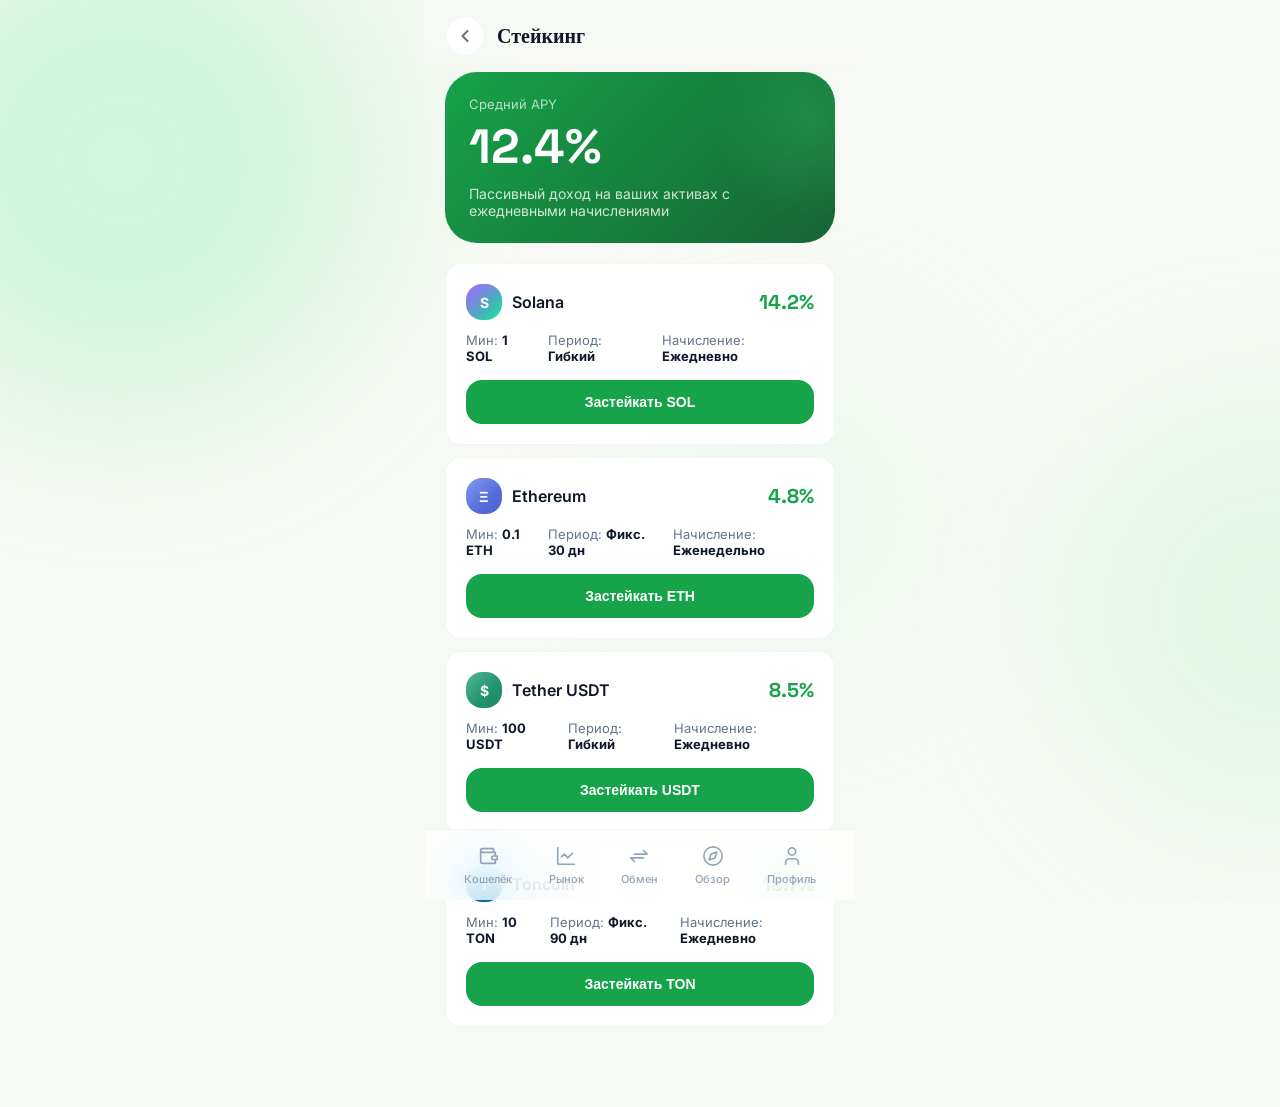
<file: pages/staking.html>
<!DOCTYPE html>
<html lang="ru">
<head>
<meta charset="UTF-8">
<meta name="viewport" content="width=device-width, initial-scale=1.0, user-scalable=no, viewport-fit=cover">
<meta name="apple-mobile-web-app-capable" content="yes">
<meta name="apple-mobile-web-app-status-bar-style" content="black-translucent">
<meta name="theme-color" content="#F7F9F4">
<link rel="icon" href="../assets/logo.png">
<title>Стейкинг — Verde Wallet</title>
<link rel="preconnect" href="https://fonts.googleapis.com">
<link rel="preconnect" href="https://fonts.gstatic.com" crossorigin>
<link href="https://fonts.googleapis.com/css2?family=Space+Grotesk:wght@300;400;500;600;700&family=Inter:wght@300;400;500;600;700&display=swap" rel="stylesheet">
<link rel="stylesheet" href="../assets/styles.css">
<script src="https://telegram.org/js/telegram-web-app.js"></script>
</head>
<body>

<div class="mesh-bg">
  <div class="mesh-orb"></div>
  <div class="mesh-orb"></div>
  <div class="mesh-orb"></div>
</div>

<div class="app">

  <header class="page-header entrance">
    <a href="../index.html" class="page-header-back">
      <svg width="20" height="20" viewBox="0 0 24 24" fill="none" stroke="currentColor" stroke-width="2.5" stroke-linecap="round" stroke-linejoin="round"><polyline points="15 18 9 12 15 6"/></svg>
    </a>
    <h1 class="page-header-title">Стейкинг</h1>
  </header>

  <div class="staking-hero entrance entrance-d1">
    <div class="staking-apy-label">Средний APY</div>
    <div class="staking-apy">12.4%</div>
    <div class="staking-hero-desc">Пассивный доход на ваших активах с ежедневными начислениями</div>
  </div>

  <div class="staking-list">
    <div class="staking-item reveal" onclick="stakeAsset('SOL')">
      <div class="staking-item-header">
        <div style="display:flex;align-items:center;gap:10px;">
          <div class="asset-icon asset-icon-sol" style="width:36px;height:36px;font-size:14px;">S</div>
          <div class="staking-item-name">Solana</div>
        </div>
        <div class="staking-item-apy">14.2%</div>
      </div>
      <div class="staking-item-details">
        <div class="staking-item-detail">Мин: <strong>1 SOL</strong></div>
        <div class="staking-item-detail">Период: <strong>Гибкий</strong></div>
        <div class="staking-item-detail">Начисление: <strong>Ежедневно</strong></div>
      </div>
      <button class="staking-item-btn">Застейкать SOL</button>
    </div>

    <div class="staking-item reveal" onclick="stakeAsset('ETH')">
      <div class="staking-item-header">
        <div style="display:flex;align-items:center;gap:10px;">
          <div class="asset-icon asset-icon-eth" style="width:36px;height:36px;font-size:14px;">Ξ</div>
          <div class="staking-item-name">Ethereum</div>
        </div>
        <div class="staking-item-apy">4.8%</div>
      </div>
      <div class="staking-item-details">
        <div class="staking-item-detail">Мин: <strong>0.1 ETH</strong></div>
        <div class="staking-item-detail">Период: <strong>Фикс. 30 дн</strong></div>
        <div class="staking-item-detail">Начисление: <strong>Еженедельно</strong></div>
      </div>
      <button class="staking-item-btn">Застейкать ETH</button>
    </div>

    <div class="staking-item reveal" onclick="stakeAsset('USDT')">
      <div class="staking-item-header">
        <div style="display:flex;align-items:center;gap:10px;">
          <div class="asset-icon asset-icon-usdt" style="width:36px;height:36px;font-size:14px;">$</div>
          <div class="staking-item-name">Tether USDT</div>
        </div>
        <div class="staking-item-apy">8.5%</div>
      </div>
      <div class="staking-item-details">
        <div class="staking-item-detail">Мин: <strong>100 USDT</strong></div>
        <div class="staking-item-detail">Период: <strong>Гибкий</strong></div>
        <div class="staking-item-detail">Начисление: <strong>Ежедневно</strong></div>
      </div>
      <button class="staking-item-btn">Застейкать USDT</button>
    </div>

    <div class="staking-item reveal" onclick="stakeAsset('TON')">
      <div class="staking-item-header">
        <div style="display:flex;align-items:center;gap:10px;">
          <div class="asset-icon asset-icon-ton" style="width:36px;height:36px;font-size:14px;">T</div>
          <div class="staking-item-name">Toncoin</div>
        </div>
        <div class="staking-item-apy">18.7%</div>
      </div>
      <div class="staking-item-details">
        <div class="staking-item-detail">Мин: <strong>10 TON</strong></div>
        <div class="staking-item-detail">Период: <strong>Фикс. 90 дн</strong></div>
        <div class="staking-item-detail">Начисление: <strong>Ежедневно</strong></div>
      </div>
      <button class="staking-item-btn">Застейкать TON</button>
    </div>
  </div>

  <div class="nav-spacer"></div>
</div>

<nav class="bottom-nav">
  <a href="../index.html" class="nav-item" data-tab="wallet">
    <div class="nav-item-icon">
      <svg viewBox="0 0 24 24" fill="none" stroke="currentColor" stroke-linecap="round" stroke-linejoin="round"><path d="M20 12V8H6a2 2 0 0 1-2-2c0-1.1.9-2 2-2h12v4"/><path d="M4 6v12a2 2 0 0 0 2 2h14v-4"/><path d="M18 12a2 2 0 0 0 0 4h4v-4Z"/></svg>
    </div>
    <span>Кошелёк</span>
  </a>
  <a href="market.html" class="nav-item" data-tab="market">
    <div class="nav-item-icon">
      <svg viewBox="0 0 24 24" fill="none" stroke="currentColor" stroke-linecap="round" stroke-linejoin="round"><path d="M3 3v18h18"/><path d="m19 9-5 5-4-4-3 3"/></svg>
    </div>
    <span>Рынок</span>
  </a>
  <a href="swap.html" class="nav-item" data-tab="swap">
    <div class="nav-item-icon">
      <svg viewBox="0 0 24 24" fill="none" stroke="currentColor" stroke-linecap="round" stroke-linejoin="round"><path d="M7 10h14l-4-4"/><path d="M17 14H3l4 4"/></svg>
    </div>
    <span>Обмен</span>
  </a>
  <a href="discover.html" class="nav-item" data-tab="discover">
    <div class="nav-item-icon">
      <svg viewBox="0 0 24 24" fill="none" stroke="currentColor" stroke-linecap="round" stroke-linejoin="round"><circle cx="12" cy="12" r="10"/><polygon points="16.24 7.76 14.12 14.12 7.76 16.24 9.88 9.88 16.24 7.76"/></svg>
    </div>
    <span>Обзор</span>
  </a>
  <a href="profile.html" class="nav-item" data-tab="profile">
    <div class="nav-item-icon">
      <svg viewBox="0 0 24 24" fill="none" stroke="currentColor" stroke-linecap="round" stroke-linejoin="round"><path d="M19 21v-2a4 4 0 0 0-4-4H9a4 4 0 0 0-4 4v2"/><circle cx="12" cy="7" r="4"/></svg>
    </div>
    <span>Профиль</span>
  </a>
</nav>

<script>
function stakeAsset(asset) {
  showToast('Стейкинг ' + asset + ' открыт');
}
function showToast(message) {
  const container = document.createElement('div');
  container.className = 'toast-custom';
  container.textContent = message;
  document.body.appendChild(container);
  setTimeout(() => container.remove(), 2200);
}
const revealObserver = new IntersectionObserver((entries) => {
  entries.forEach(entry => { if (entry.isIntersecting) entry.target.classList.add('visible'); });
}, { threshold: 0.1 });
document.querySelectorAll('.reveal').forEach(el => revealObserver.observe(el));
</script>
</body>
</html>
</file>
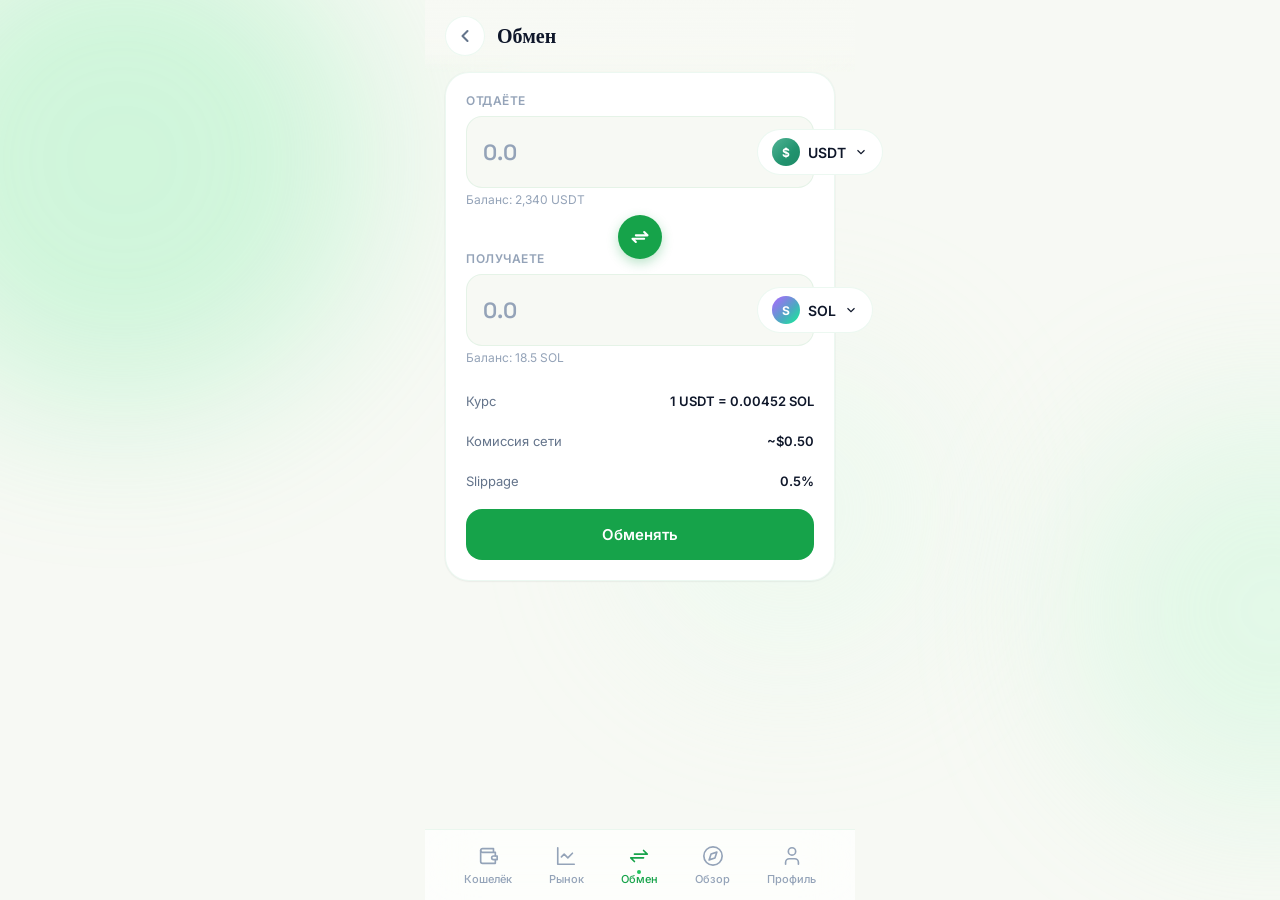
<file: pages/swap.html>
<!DOCTYPE html>
<html lang="ru">
<head>
<meta charset="UTF-8">
<meta name="viewport" content="width=device-width, initial-scale=1.0, user-scalable=no, viewport-fit=cover">
<meta name="apple-mobile-web-app-capable" content="yes">
<meta name="apple-mobile-web-app-status-bar-style" content="black-translucent">
<meta name="theme-color" content="#F7F9F4">
<link rel="icon" href="../assets/logo.png">
<title>Обмен — Verde Wallet</title>
<link rel="preconnect" href="https://fonts.googleapis.com">
<link rel="preconnect" href="https://fonts.gstatic.com" crossorigin>
<link href="https://fonts.googleapis.com/css2?family=Space+Grotesk:wght@300;400;500;600;700&family=Inter:wght@300;400;500;600;700&display=swap" rel="stylesheet">
<link rel="stylesheet" href="../assets/styles.css">
<script src="https://telegram.org/js/telegram-web-app.js"></script>
</head>
<body>

<div class="mesh-bg">
  <div class="mesh-orb"></div>
  <div class="mesh-orb"></div>
  <div class="mesh-orb"></div>
</div>

<div class="app">

  <header class="page-header entrance">
    <a href="../index.html" class="page-header-back">
      <svg width="20" height="20" viewBox="0 0 24 24" fill="none" stroke="currentColor" stroke-width="2.5" stroke-linecap="round" stroke-linejoin="round"><polyline points="15 18 9 12 15 6"/></svg>
    </a>
    <h1 class="page-header-title">Обмен</h1>
  </header>

  <div class="swap-card entrance entrance-d1">
    <div class="swap-input-group">
      <label>Отдаёте</label>
      <div class="swap-input-wrap">
        <input type="number" placeholder="0.0" id="fromAmount" oninput="calculateSwap()">
        <div class="swap-token-select" onclick="selectToken('from')">
          <div class="asset-icon asset-icon-usdt" style="width:28px;height:28px;font-size:12px;">$</div>
          <span>USDT</span>
          <svg width="14" height="14" viewBox="0 0 24 24" fill="none" stroke="currentColor" stroke-width="2"><polyline points="6 9 12 15 18 9"/></svg>
        </div>
      </div>
      <div style="font-size:12px;color:var(--text-muted);margin-top:4px;">Баланс: 2,340 USDT</div>
    </div>

    <div class="swap-divider">
      <button class="swap-divider-btn" onclick="reverseSwap()">
        <svg width="20" height="20" viewBox="0 0 24 24" fill="none" stroke="currentColor" stroke-width="2.5" stroke-linecap="round" stroke-linejoin="round"><path d="M7 10h14l-4-4"/><path d="M17 14H3l4 4"/></svg>
      </button>
    </div>

    <div class="swap-input-group">
      <label>Получаете</label>
      <div class="swap-input-wrap">
        <input type="number" placeholder="0.0" id="toAmount" readonly>
        <div class="swap-token-select" onclick="selectToken('to')">
          <div class="asset-icon asset-icon-sol" style="width:28px;height:28px;font-size:12px;">S</div>
          <span>SOL</span>
          <svg width="14" height="14" viewBox="0 0 24 24" fill="none" stroke="currentColor" stroke-width="2"><polyline points="6 9 12 15 18 9"/></svg>
        </div>
      </div>
      <div style="font-size:12px;color:var(--text-muted);margin-top:4px;">Баланс: 18.5 SOL</div>
    </div>

    <div class="swap-rate">
      <span>Курс</span>
      <span class="swap-rate-value">1 USDT = 0.00452 SOL</span>
    </div>
    <div class="swap-rate">
      <span>Комиссия сети</span>
      <span class="swap-rate-value">~$0.50</span>
    </div>
    <div class="swap-rate">
      <span>Slippage</span>
      <span class="swap-rate-value">0.5%</span>
    </div>

    <button class="sheet-btn" style="margin-top:8px;" onclick="executeSwap()">Обменять</button>
  </div>

  <div class="nav-spacer"></div>
</div>

<nav class="bottom-nav">
  <a href="../index.html" class="nav-item" data-tab="wallet">
    <div class="nav-item-icon">
      <svg viewBox="0 0 24 24" fill="none" stroke="currentColor" stroke-linecap="round" stroke-linejoin="round"><path d="M20 12V8H6a2 2 0 0 1-2-2c0-1.1.9-2 2-2h12v4"/><path d="M4 6v12a2 2 0 0 0 2 2h14v-4"/><path d="M18 12a2 2 0 0 0 0 4h4v-4Z"/></svg>
    </div>
    <span>Кошелёк</span>
  </a>
  <a href="market.html" class="nav-item" data-tab="market">
    <div class="nav-item-icon">
      <svg viewBox="0 0 24 24" fill="none" stroke="currentColor" stroke-linecap="round" stroke-linejoin="round"><path d="M3 3v18h18"/><path d="m19 9-5 5-4-4-3 3"/></svg>
    </div>
    <span>Рынок</span>
  </a>
  <a href="swap.html" class="nav-item active" data-tab="swap">
    <div class="nav-item-icon">
      <svg viewBox="0 0 24 24" fill="none" stroke="currentColor" stroke-linecap="round" stroke-linejoin="round"><path d="M7 10h14l-4-4"/><path d="M17 14H3l4 4"/></svg>
    </div>
    <span>Обмен</span>
  </a>
  <a href="discover.html" class="nav-item" data-tab="discover">
    <div class="nav-item-icon">
      <svg viewBox="0 0 24 24" fill="none" stroke="currentColor" stroke-linecap="round" stroke-linejoin="round"><circle cx="12" cy="12" r="10"/><polygon points="16.24 7.76 14.12 14.12 7.76 16.24 9.88 9.88 16.24 7.76"/></svg>
    </div>
    <span>Обзор</span>
  </a>
  <a href="profile.html" class="nav-item" data-tab="profile">
    <div class="nav-item-icon">
      <svg viewBox="0 0 24 24" fill="none" stroke="currentColor" stroke-linecap="round" stroke-linejoin="round"><path d="M19 21v-2a4 4 0 0 0-4-4H9a4 4 0 0 0-4 4v2"/><circle cx="12" cy="7" r="4"/></svg>
    </div>
    <span>Профиль</span>
  </a>
</nav>

<script>
function calculateSwap() {
  const from = document.getElementById('fromAmount');
  const to = document.getElementById('toAmount');
  if (!from || !to) return;
  const val = parseFloat(from.value) || 0;
  to.value = (val * 0.00452).toFixed(6);
}
function reverseSwap() {
  const from = document.getElementById('fromAmount');
  const to = document.getElementById('toAmount');
  if (!from || !to) return;
  const temp = from.value;
  from.value = to.value;
  to.value = temp;
}
function selectToken(side) {
  showToast('Выбор токена: ' + side);
}
function executeSwap() {
  const btn = document.querySelector('.sheet-btn');
  if (!btn) return;
  btn.textContent = '✓ Успешно';
  btn.style.background = 'var(--green-500)';
  setTimeout(() => {
    btn.textContent = 'Обменять';
    btn.style.background = '';
    document.getElementById('fromAmount').value = '';
    document.getElementById('toAmount').value = '';
  }, 1500);
}
function showToast(message) {
  const container = document.createElement('div');
  container.className = 'toast-custom';
  container.textContent = message;
  document.body.appendChild(container);
  setTimeout(() => container.remove(), 2200);
}
</script>
</body>
</html>
</file>
<file: assets/styles.css>
/* ===== ROOT VARIABLES ===== */
:root {
  --bg: #F7F9F4;
  --bg-card: #FFFFFF;
  --bg-elevated: #FFFFFF;
  --bg-glass: rgba(255,255,255,0.72);
  --green-50: #F0FDF4;
  --green-100: #DCFCE7;
  --green-200: #BBF7D0;
  --green-300: #86EFAC;
  --green-400: #4ADE80;
  --green-500: #22C55E;
  --green-600: #16A34A;
  --green-700: #15803D;
  --green-800: #166534;
  --green-900: #14532D;
  --text-primary: #0F172A;
  --text-secondary: #64748B;
  --text-muted: #94A3B8;
  --border: rgba(22,163,74,0.08);
  --border-strong: rgba(22,163,74,0.15);
  --shadow-sm: 0 1px 2px rgba(0,0,0,0.04), 0 0 0 1px rgba(0,0,0,0.02);
  --shadow-md: 0 4px 12px rgba(0,0,0,0.06), 0 0 0 1px rgba(0,0,0,0.03);
  --shadow-lg: 0 12px 40px rgba(0,0,0,0.08), 0 0 0 1px rgba(0,0,0,0.02);
  --shadow-glow: 0 0 40px rgba(34,197,94,0.15);
  --radius-sm: 12px;
  --radius-md: 16px;
  --radius-lg: 24px;
  --radius-xl: 32px;
  --radius-full: 999px;
  --transition-fast: 0.15s cubic-bezier(0.4,0,0.2,1);
  --transition-base: 0.3s cubic-bezier(0.4,0,0.2,1);
  --transition-slow: 0.5s cubic-bezier(0.4,0,0.2,1);
  --transition-spring: 0.6s cubic-bezier(0.34,1.56,0.64,1);
}

* { margin:0; padding:0; box-sizing:border-box; -webkit-tap-highlight-color:transparent; }
html { scroll-behavior:smooth; }
body {
  font-family:'Inter',system-ui,-apple-system,sans-serif;
  background:var(--bg);
  color:var(--text-primary);
  overflow-x:hidden;
  -webkit-font-smoothing:antialiased;
  min-height:100vh;
}

/* ===== ANIMATED BACKGROUND MESH ===== */
.mesh-bg {
  position:fixed; inset:0; z-index:0; pointer-events:none; overflow:hidden;
}
.mesh-orb {
  position:absolute; border-radius:50%; filter:blur(80px); opacity:0.35;
  animation:orbFloat 20s ease-in-out infinite;
}
.mesh-orb:nth-child(1) { width:500px; height:500px; background:var(--green-300); top:-10%; left:-10%; animation-delay:0s; }
.mesh-orb:nth-child(2) { width:400px; height:400px; background:var(--green-200); bottom:10%; right:-15%; animation-delay:-7s; animation-duration:25s; }
.mesh-orb:nth-child(3) { width:300px; height:300px; background:var(--green-100); top:40%; left:50%; animation-delay:-14s; animation-duration:18s; }
@keyframes orbFloat {
  0%,100% { transform:translate(0,0) scale(1); }
  25% { transform:translate(30px,-40px) scale(1.1); }
  50% { transform:translate(-20px,20px) scale(0.95); }
  75% { transform:translate(40px,10px) scale(1.05); }
}

/* ===== APP SHELL ===== */
.app { position:relative; z-index:1; max-width:430px; margin:0 auto; min-height:100vh; display:flex; flex-direction:column; }

/* ===== HEADER ===== */
.header {
  position:sticky; top:0; z-index:100;
  padding:16px 20px 12px;
  background:linear-gradient(180deg, var(--bg) 0%, rgba(247,249,244,0.92) 70%, transparent 100%);
  backdrop-filter:blur(20px) saturate(1.5);
  -webkit-backdrop-filter:blur(20px) saturate(1.5);
}
.header-top {
  display:flex; align-items:center; justify-content:space-between; margin-bottom:12px;
}
.header-avatar {
  width:40px; height:40px; border-radius:var(--radius-full);
  background:transparent;
  display:flex; align-items:center; justify-content:center;
  position:relative; overflow:hidden; cursor:pointer;
  transition:transform var(--transition-fast);
  flex-shrink:0;
  box-shadow:none;
}
.header-avatar:hover { transform:scale(1.05); }
.header-avatar svg {
  width:28px;
  height:28px;
}
.header-avatar img,
.profile-avatar-large img {
  width:100%; height:100%; object-fit:cover; border-radius:var(--radius-full);
}
.header-notif {
  width:40px; height:40px; border-radius:var(--radius-full);
  background:var(--bg-card); border:1px solid var(--border);
  display:flex; align-items:center; justify-content:center; cursor:pointer;
  font-size:18px; color:var(--text-secondary); position:relative;
  transition:all var(--transition-fast);
}
.header-notif:hover { transform:scale(1.05); box-shadow:var(--shadow-md); }
.notif-dot {
  position:absolute; top:8px; right:8px; width:8px; height:8px;
  background:var(--green-500); border-radius:50%; border:2px solid var(--bg-card);
  animation:pulseDot 2s ease-in-out infinite;
}
@keyframes pulseDot {
  0%,100% { transform:scale(1); opacity:1; }
  50% { transform:scale(1.3); opacity:0.7; }
}

/* ===== PAGE HEADER (for subpages) ===== */
.page-header {
  position:sticky; top:0; z-index:100;
  padding:16px 20px;
  background:linear-gradient(180deg, var(--bg) 0%, rgba(247,249,244,0.92) 70%, transparent 100%);
  backdrop-filter:blur(20px) saturate(1.5);
  -webkit-backdrop-filter:blur(20px) saturate(1.5);
  display:flex; align-items:center; gap:12px;
}
.page-header-back {
  width:40px; height:40px; border-radius:var(--radius-full);
  background:var(--bg-card); border:1px solid var(--border);
  display:flex; align-items:center; justify-content:center; cursor:pointer;
  color:var(--text-secondary); text-decoration:none;
  transition:all var(--transition-fast); flex-shrink:0;
}
.page-header-back:hover { background:var(--green-50); color:var(--green-600); }
.page-header-title {
  font-family:'Space Grotesk'; font-size:20px; font-weight:700;
}

/* ===== BALANCE CARD ===== */
.balance-section { padding:0 20px 20px; }
.balance-card {
  background:linear-gradient(135deg, var(--green-600) 0%, var(--green-800) 50%, #0F3D1F 100%);
  border-radius:var(--radius-xl);
  padding:28px 24px;
  position:relative; overflow:hidden;
  box-shadow:0 20px 60px rgba(22,163,74,0.25), 0 0 0 1px rgba(255,255,255,0.08) inset;
  transform:translateY(0); transition:transform var(--transition-base), box-shadow var(--transition-base);
  cursor:pointer;
}
.balance-card:active { transform:scale(0.98); }
.balance-card::before {
  content:''; position:absolute; top:-50%; right:-30%; width:300px; height:300px;
  background:radial-gradient(circle, rgba(74,222,128,0.15) 0%, transparent 70%);
  border-radius:50%;
}
.balance-card::after {
  content:''; position:absolute; bottom:0; left:0; right:0; height:60%;
  background:linear-gradient(to top, rgba(0,0,0,0.2), transparent);
  pointer-events:none;
}
.balance-label {
  font-size:13px; font-weight:500; color:rgba(255,255,255,0.6);
  letter-spacing:0.5px; margin-bottom:8px; position:relative; z-index:2;
}
.balance-amount {
  font-family:'Space Grotesk'; font-size:42px; font-weight:700; color:#fff;
  letter-spacing:-1px; margin-bottom:6px; position:relative; z-index:2;
  display:flex; align-items:baseline; gap:4px;
}
.balance-amount .currency { font-size:22px; font-weight:500; opacity:0.7; }
.balance-change {
  display:inline-flex; align-items:center; gap:4px;
  background:rgba(34,197,94,0.2); color:#86EFAC;
  padding:4px 10px; border-radius:var(--radius-full);
  font-size:13px; font-weight:600; position:relative; z-index:2;
  backdrop-filter:blur(10px);
}
.balance-change svg { width:14px; height:14px; }
.balance-actions {
  display:flex; gap:12px; margin-top:24px; position:relative; z-index:2;
}
.balance-btn {
  flex:1; padding:14px; border-radius:var(--radius-md);
  border:none; cursor:pointer; font-family:'Inter'; font-size:14px; font-weight:600;
  display:flex; align-items:center; justify-content:center; gap:8px;
  transition:all var(--transition-fast);
}
.balance-btn-primary {
  background:#fff; color:var(--green-700);
  box-shadow:0 4px 16px rgba(0,0,0,0.15);
}
.balance-btn-primary:hover { transform:translateY(-2px); box-shadow:0 8px 24px rgba(0,0,0,0.2); }
.balance-btn-primary:active { transform:translateY(0); }
.balance-btn-secondary {
  background:rgba(255,255,255,0.1); color:#fff; border:1px solid rgba(255,255,255,0.15);
  backdrop-filter:blur(10px);
}
.balance-btn-secondary:hover { background:rgba(255,255,255,0.15); transform:translateY(-2px); }

/* ===== QUICK ACTIONS ===== */
.quick-actions {
  display:flex; gap:12px; padding:0 20px 20px; overflow-x:auto;
  scrollbar-width:none; -ms-overflow-style:none;
}
.quick-actions::-webkit-scrollbar { display:none; }
.quick-action {
  flex-shrink:0; display:flex; flex-direction:column; align-items:center; gap:8px;
  cursor:pointer; transition:transform var(--transition-fast);
}
.quick-action:hover { transform:translateY(-3px); }
.quick-action:active { transform:scale(0.95); }
.quick-action-icon {
  width:56px; height:56px; border-radius:var(--radius-lg);
  background:var(--bg-card); border:1px solid var(--border);
  display:flex; align-items:center; justify-content:center;
  box-shadow:var(--shadow-sm); transition:all var(--transition-fast);
  color:var(--green-600);
}
.quick-action:hover .quick-action-icon {
  box-shadow:var(--shadow-md); border-color:var(--border-strong);
}
.quick-action-label { font-size:12px; font-weight:500; color:var(--text-secondary); white-space:nowrap; }

/* ===== SECTION HEADERS ===== */
.section-header {
  display:flex; align-items:center; justify-content:space-between;
  padding:0 20px 16px;
}
.section-title {
  font-family:'Space Grotesk'; font-size:20px; font-weight:700; color:var(--text-primary);
}
.section-link {
  font-size:13px; font-weight:600; color:var(--green-600);
  text-decoration:none; display:flex; align-items:center; gap:4px;
  transition:gap var(--transition-fast);
}
.section-link:hover { gap:8px; }

/* ===== ASSETS LIST ===== */
.assets-section { padding-bottom:20px; }
.asset-list { padding:0 20px; display:flex; flex-direction:column; gap:8px; }
.asset-item {
  background:var(--bg-card); border-radius:var(--radius-md);
  padding:16px; display:flex; align-items:center; gap:14px;
  border:1px solid var(--border); cursor:pointer;
  transition:all var(--transition-fast); position:relative; overflow:hidden;
}
.asset-item::before {
  content:''; position:absolute; left:0; top:0; bottom:0; width:3px;
  background:var(--green-500); transform:scaleY(0); transition:transform var(--transition-base);
  border-radius:0 4px 4px 0;
}
.asset-item:hover { box-shadow:var(--shadow-md); border-color:var(--border-strong); transform:translateX(4px); }
.asset-item:hover::before { transform:scaleY(1); }
.asset-item:active { transform:scale(0.98); }
.asset-icon {
  width:48px; height:48px; border-radius:var(--radius-md); flex-shrink:0;
  display:flex; align-items:center; justify-content:center; font-size:20px; font-weight:700;
  position:relative; overflow:hidden; color:#fff;
}
.asset-icon-btc { background:linear-gradient(135deg, #F7931A, #E67E00); }
.asset-icon-eth { background:linear-gradient(135deg, #627EEA, #4C63D2); }
.asset-icon-usdt { background:linear-gradient(135deg, #26A17B, #1E8A66); }
.asset-icon-sol { background:linear-gradient(135deg, #9945FF, #14F195); }
.asset-icon-ton { background:linear-gradient(135deg, #0088CC, #006699); }
.asset-icon::after {
  content:''; position:absolute; inset:0;
  background:linear-gradient(135deg, rgba(255,255,255,0.2), transparent 60%);
}
.asset-info { flex:1; min-width:0; }
.asset-name { font-size:15px; font-weight:600; color:var(--text-primary); display:flex; align-items:center; gap:6px; }
.asset-name .asset-ticker { font-size:12px; font-weight:500; color:var(--text-muted); }
.asset-balance { font-size:13px; color:var(--text-secondary); margin-top:2px; }
.asset-price { text-align:right; }
.asset-price-value { font-size:15px; font-weight:600; color:var(--text-primary); }
.asset-price-change {
  font-size:12px; font-weight:600; margin-top:2px; display:inline-flex; align-items:center; gap:2px;
  padding:2px 6px; border-radius:var(--radius-sm);
}
.asset-price-change.up { color:var(--green-600); background:var(--green-50); }
.asset-price-change.down { color:#EF4444; background:#FEF2F2; }

/* ===== CHART SECTION ===== */
.chart-section { padding:0 20px 20px; }
.chart-card {
  background:var(--bg-card); border-radius:var(--radius-lg);
  padding:20px; border:1px solid var(--border);
  box-shadow:var(--shadow-sm);
}
.chart-header {
  display:flex; align-items:center; justify-content:space-between; margin-bottom:16px;
}
.chart-asset {
  display:flex; align-items:center; gap:10px;
}
.chart-asset-icon {
  width:36px; height:36px; border-radius:var(--radius-md);
  background:linear-gradient(135deg, #F7931A, #E67E00);
  display:flex; align-items:center; justify-content:center; color:#fff; font-weight:700; font-size:14px;
}
.chart-asset-name { font-size:15px; font-weight:600; }
.chart-asset-price { font-size:13px; color:var(--text-muted); }
.chart-periods {
  display:flex; gap:4px; background:var(--bg); padding:4px; border-radius:var(--radius-sm);
}
.chart-period {
  padding:6px 12px; border-radius:var(--radius-sm); border:none;
  font-size:12px; font-weight:600; cursor:pointer; transition:all var(--transition-fast);
  background:transparent; color:var(--text-muted);
}
.chart-period.active { background:var(--bg-card); color:var(--green-600); box-shadow:var(--shadow-sm); }
.chart-period:hover:not(.active) { color:var(--text-primary); }
.chart-canvas {
  width:100%; height:180px; position:relative;
}
.chart-svg { width:100%; height:100%; }
.chart-tooltip {
  position:absolute; background:var(--text-primary); color:#fff;
  padding:6px 12px; border-radius:var(--radius-sm); font-size:12px; font-weight:600;
  pointer-events:none; opacity:0; transition:opacity var(--transition-fast);
  transform:translate(-50%,-120%); white-space:nowrap;
}

/* ===== RECENT TRANSACTIONS ===== */
.tx-section { padding-bottom:24px; }
.tx-list { padding:0 20px; display:flex; flex-direction:column; gap:4px; }
.tx-item {
  display:flex; align-items:center; gap:14px; padding:14px 16px;
  border-radius:var(--radius-md); cursor:pointer;
  transition:all var(--transition-fast);
}
.tx-item:hover { background:var(--bg-card); box-shadow:var(--shadow-sm); }
.tx-icon {
  width:44px; height:44px; border-radius:var(--radius-full); flex-shrink:0;
  display:flex; align-items:center; justify-content:center;
  position:relative;
}
.tx-icon-in { background:var(--green-50); color:var(--green-600); }
.tx-icon-out { background:#FEF2F2; color:#EF4444; }
.tx-icon-swap { background:#EFF6FF; color:#3B82F6; }
.tx-info { flex:1; min-width:0; }
.tx-title { font-size:14px; font-weight:600; color:var(--text-primary); }
.tx-subtitle { font-size:12px; color:var(--text-muted); margin-top:2px; }
.tx-amount { text-align:right; }
.tx-amount-value { font-size:15px; font-weight:600; }
.tx-amount-value.in { color:var(--green-600); }
.tx-amount-value.out { color:var(--text-primary); }
.tx-time { font-size:12px; color:var(--text-muted); }

/* ===== BOTTOM NAV ===== */
.bottom-nav {
  position:fixed; bottom:0; left:50%; transform:translateX(-50%);
  width:100%; max-width:430px; z-index:200;
  background:var(--bg-glass); backdrop-filter:blur(24px) saturate(1.8);
  -webkit-backdrop-filter:blur(24px) saturate(1.8);
  border-top:1px solid var(--border);
  padding:8px 20px calc(8px + env(safe-area-inset-bottom));
  display:flex; justify-content:space-around; align-items:center;
}
.nav-item {
  display:flex; flex-direction:column; align-items:center; gap:4px;
  padding:6px 12px; border-radius:var(--radius-md);
  cursor:pointer; transition:all var(--transition-fast);
  text-decoration:none; color:var(--text-muted); border:none; background:none;
  font-family:'Inter'; font-size:11px; font-weight:500;
}
.nav-item:hover { color:var(--green-600); }
.nav-item.active { color:var(--green-600); }
.nav-item-icon {
  width:24px; height:24px; display:flex; align-items:center; justify-content:center;
  position:relative;
}
.nav-item.active .nav-item-icon::after {
  content:''; position:absolute; bottom:-6px; left:50%; transform:translateX(-50%);
  width:4px; height:4px; background:var(--green-500); border-radius:50%;
}
.nav-item svg { width:22px; height:22px; stroke-width:1.8; }

/* ===== MODAL / SHEET ===== */
.overlay {
  position:fixed; inset:0; z-index:300; display:none;
  align-items:flex-end; justify-content:center;
}
.overlay.active { display:flex; }
.overlay-backdrop {
  position:absolute; inset:0; background:rgba(0,0,0,0.4);
  backdrop-filter:blur(4px); opacity:0; transition:opacity var(--transition-base);
}
.overlay.active .overlay-backdrop { opacity:1; }
.sheet {
  position:relative; z-index:1; width:100%; max-width:430px;
  background:var(--bg-card); border-radius:var(--radius-xl) var(--radius-xl) 0 0;
  padding:20px 20px calc(20px + env(safe-area-inset-bottom));
  transform:translateY(100%); transition:transform var(--transition-spring);
  box-shadow:0 -10px 40px rgba(0,0,0,0.1);
}
.overlay.active .sheet { transform:translateY(0); }
.sheet-handle {
  width:40px; height:4px; background:var(--text-muted); border-radius:var(--radius-full);
  margin:0 auto 20px; opacity:0.3;
}
.sheet-title {
  font-family:'Space Grotesk'; font-size:22px; font-weight:700;
  margin-bottom:20px; text-align:center;
}
.sheet-input {
  width:100%; padding:16px; border-radius:var(--radius-md);
  border:1px solid var(--border); background:var(--bg);
  font-family:'Inter'; font-size:16px; color:var(--text-primary);
  margin-bottom:12px; outline:none; transition:all var(--transition-fast);
}
.sheet-input:focus { border-color:var(--green-400); box-shadow:0 0 0 3px rgba(34,197,94,0.1); }
.sheet-input::placeholder { color:var(--text-muted); }
.sheet-btn {
  width:100%; padding:16px; border-radius:var(--radius-md); border:none;
  background:var(--green-600); color:#fff; font-family:'Inter'; font-size:15px; font-weight:600;
  cursor:pointer; transition:all var(--transition-fast); margin-top:8px;
}
.sheet-btn:hover { background:var(--green-700); transform:translateY(-1px); }
.sheet-btn:active { transform:scale(0.98); }
.sheet-btn.success { background:var(--green-500); }
.sheet-close {
  position:absolute; top:16px; right:16px; width:32px; height:32px;
  border-radius:var(--radius-full); border:none; background:var(--bg);
  display:flex; align-items:center; justify-content:center; cursor:pointer;
  font-size:18px; color:var(--text-muted); transition:all var(--transition-fast);
}
.sheet-close:hover { background:var(--green-50); color:var(--green-600); }

/* ===== TOAST ===== */
#toastContainer {
  position:fixed; top:50%; left:50%; transform:translate(-50%,-50%);
  z-index:400; pointer-events:none;
}
.toast {
  background:var(--green-600); color:#fff; padding:14px 28px;
  border-radius:var(--radius-md); font-weight:600; font-size:14px;
  box-shadow:var(--shadow-lg); animation:fadeInOut 2.2s ease forwards;
  font-family:'Inter';
}
@keyframes fadeInOut {
  0% { opacity:0; transform:scale(0.9); }
  12% { opacity:1; transform:scale(1); }
  88% { opacity:1; transform:scale(1); }
  100% { opacity:0; transform:scale(0.9); }
}

/* ===== SCROLL REVEAL ===== */
.reveal {
  opacity:0; transform:translateY(24px);
  transition:opacity 0.6s ease, transform 0.6s cubic-bezier(0.34,1.56,0.64,1);
}
.reveal.visible { opacity:1; transform:translateY(0); }

/* ===== SPACER FOR BOTTOM NAV ===== */
.nav-spacer { height:80px; flex-shrink:0; }

/* ===== ANIMATED ENTRANCE ===== */
@keyframes slideUp {
  from { opacity:0; transform:translateY(30px); }
  to { opacity:1; transform:translateY(0); }
}
.entrance { animation:slideUp 0.7s cubic-bezier(0.34,1.56,0.64,1) forwards; }
.entrance-d1 { animation-delay:0.1s; opacity:0; }
.entrance-d2 { animation-delay:0.2s; opacity:0; }
.entrance-d3 { animation-delay:0.3s; opacity:0; }
.entrance-d4 { animation-delay:0.4s; opacity:0; }

/* ===== MARKET PAGE ===== */
.market-tabs {
  display:flex; gap:8px; padding:0 20px 16px; overflow-x:auto;
  scrollbar-width:none; -ms-overflow-style:none;
}
.market-tabs::-webkit-scrollbar { display:none; }
.market-tab {
  padding:8px 16px; border-radius:var(--radius-full); border:none;
  font-size:13px; font-weight:600; cursor:pointer; white-space:nowrap;
  transition:all var(--transition-fast); background:var(--bg-card);
  color:var(--text-secondary); border:1px solid var(--border);
}
.market-tab.active { background:var(--green-600); color:#fff; }
.market-tab:hover:not(.active) { background:var(--green-50); color:var(--green-600); }
.market-list { padding:0 20px; display:flex; flex-direction:column; gap:8px; }
.market-item {
  background:var(--bg-card); border-radius:var(--radius-md);
  padding:16px; display:flex; align-items:center; gap:14px;
  border:1px solid var(--border); cursor:pointer;
  transition:all var(--transition-fast);
}
.market-item:hover { box-shadow:var(--shadow-md); border-color:var(--border-strong); transform:translateX(4px); }
.market-item:active { transform:scale(0.98); }
.market-rank {
  width:32px; text-align:center; font-family:'Space Grotesk'; font-size:14px;
  font-weight:600; color:var(--text-muted); flex-shrink:0;
}
.market-info { flex:1; min-width:0; }
.market-name { font-size:15px; font-weight:600; color:var(--text-primary); display:flex; align-items:center; gap:6px; }
.market-cap { font-size:12px; color:var(--text-muted); margin-top:2px; }
.market-price-block { text-align:right; }
.market-price { font-size:15px; font-weight:600; color:var(--text-primary); }
.market-change {
  font-size:12px; font-weight:600; margin-top:2px;
  padding:2px 8px; border-radius:var(--radius-sm); display:inline-block;
}
.market-change.up { color:var(--green-600); background:var(--green-50); }
.market-change.down { color:#EF4444; background:#FEF2F2; }

/* ===== SWAP PAGE ===== */
.swap-card {
  background:var(--bg-card); border-radius:var(--radius-lg);
  padding:20px; border:1px solid var(--border); margin:0 20px 20px;
  box-shadow:var(--shadow-sm);
}
.swap-input-group { margin-bottom:16px; }
.swap-input-group label {
  display:block; font-size:12px; font-weight:600; color:var(--text-muted);
  text-transform:uppercase; letter-spacing:0.5px; margin-bottom:8px;
}
.swap-input-wrap {
  display:flex; align-items:center; gap:12px;
  background:var(--bg); border-radius:var(--radius-md);
  border:1px solid var(--border); padding:12px 16px;
  transition:all var(--transition-fast);
}
.swap-input-wrap:focus-within { border-color:var(--green-400); box-shadow:0 0 0 3px rgba(34,197,94,0.1); }
.swap-input-wrap input {
  flex:1; border:none; background:transparent; font-size:22px; font-weight:600;
  color:var(--text-primary); outline:none; font-family:'Space Grotesk';
}
.swap-input-wrap input::placeholder { color:var(--text-muted); }
.swap-token-select {
  display:flex; align-items:center; gap:8px; padding:8px 14px;
  background:var(--bg-card); border-radius:var(--radius-full);
  border:1px solid var(--border); cursor:pointer; font-weight:600; font-size:14px;
  transition:all var(--transition-fast);
}
.swap-token-select:hover { border-color:var(--green-400); }
.swap-divider {
  display:flex; justify-content:center; margin:-8px 0;
  position:relative; z-index:2;
}
.swap-divider-btn {
  width:44px; height:44px; border-radius:var(--radius-full);
  background:var(--green-600); color:#fff; border:none; cursor:pointer;
  display:flex; align-items:center; justify-content:center;
  box-shadow:0 4px 12px rgba(22,163,74,0.3);
  transition:all var(--transition-fast);
}
.swap-divider-btn:hover { transform:rotate(180deg) scale(1.1); }
.swap-divider-btn:active { transform:rotate(180deg) scale(0.95); }
.swap-rate {
  display:flex; justify-content:space-between; align-items:center;
  padding:12px 0; font-size:13px; color:var(--text-secondary);
}
.swap-rate-value { font-weight:600; color:var(--text-primary); }

/* ===== STAKING PAGE ===== */
.staking-hero {
  background:linear-gradient(135deg, var(--green-600), var(--green-800));
  border-radius:var(--radius-xl); padding:24px; margin:0 20px 20px;
  color:#fff; position:relative; overflow:hidden;
}
.staking-hero::before {
  content:''; position:absolute; top:-30%; right:-20%; width:200px; height:200px;
  background:radial-gradient(circle, rgba(74,222,128,0.2) 0%, transparent 70%);
  border-radius:50%;
}
.staking-apy {
  font-family:'Space Grotesk'; font-size:48px; font-weight:700; position:relative; z-index:2;
}
.staking-apy-label { font-size:13px; opacity:0.7; margin-bottom:4px; position:relative; z-index:2; }
.staking-hero-desc { font-size:14px; opacity:0.8; margin-top:8px; position:relative; z-index:2; }
.staking-list { padding:0 20px; display:flex; flex-direction:column; gap:12px; }
.staking-item {
  background:var(--bg-card); border-radius:var(--radius-md);
  padding:20px; border:1px solid var(--border);
  transition:all var(--transition-fast);
}
.staking-item:hover { box-shadow:var(--shadow-md); border-color:var(--border-strong); }
.staking-item-header {
  display:flex; justify-content:space-between; align-items:center; margin-bottom:12px;
}
.staking-item-name { font-size:16px; font-weight:600; }
.staking-item-apy {
  font-family:'Space Grotesk'; font-size:20px; font-weight:700; color:var(--green-600);
}
.staking-item-details {
  display:flex; gap:16px; font-size:13px; color:var(--text-secondary);
}
.staking-item-detail strong { color:var(--text-primary); }
.staking-item-btn {
  width:100%; margin-top:16px; padding:14px; border-radius:var(--radius-md);
  border:none; background:var(--green-600); color:#fff; font-size:14px; font-weight:600;
  cursor:pointer; transition:all var(--transition-fast);
}
.staking-item-btn:hover { background:var(--green-700); transform:translateY(-1px); }

/* ===== PROFILE PAGE ===== */
.profile-header {
  text-align:center; padding:20px 20px 24px;
}
.profile-avatar-large {
  width:80px; height:80px; border-radius:var(--radius-full);
  background:transparent;
  display:flex; align-items:center; justify-content:center;
  margin:0 auto 16px;
  position:relative; overflow:hidden;
  box-shadow:none;
}
.profile-avatar-large svg {
  width:56px;
  height:56px;
}
.profile-name { 
  font-family:'Space Grotesk'; 
  font-size:22px; 
  font-weight:700; 
  color:var(--text-primary);
}
.profile-address {
  display:inline-flex; align-items:center; gap:6px; margin-top:8px;
  padding:6px 14px; background:var(--bg-card); border-radius:var(--radius-full);
  border:1px solid var(--border); font-size:13px; color:var(--text-secondary);
  cursor:pointer; transition:all var(--transition-fast);
}
.profile-address:hover { border-color:var(--green-400); color:var(--green-600); }
.profile-menu { padding:0 20px 20px; display:flex; flex-direction:column; gap:4px; }
.profile-menu-item {
  display:flex; align-items:center; gap:14px; padding:16px;
  background:var(--bg-card); border-radius:var(--radius-md); border:1px solid var(--border);
  cursor:pointer; transition:all var(--transition-fast); text-decoration:none; color:var(--text-primary);
}
.profile-menu-item:hover { box-shadow:var(--shadow-sm); border-color:var(--border-strong); transform:translateX(4px); }
.profile-menu-icon {
  width:40px; height:40px; border-radius:var(--radius-md);
  background:var(--green-50); color:var(--green-600);
  display:flex; align-items:center; justify-content:center; flex-shrink:0;
}
.profile-menu-text { flex:1; }
.profile-menu-title { font-size:15px; font-weight:600; }
.profile-menu-desc { font-size:12px; color:var(--text-muted); margin-top:2px; }
.profile-menu-arrow { color:var(--text-muted); font-size:18px; }

/* ===== DISCOVER / NFT PAGE ===== */
.nft-grid {
  display:grid; grid-template-columns:1fr 1fr; gap:12px;
  padding:0 20px 20px;
}
.nft-card {
  background:var(--bg-card); border-radius:var(--radius-lg);
  border:1px solid var(--border); overflow:hidden;
  cursor:pointer; transition:all var(--transition-fast);
}
.nft-card:hover { box-shadow:var(--shadow-md); transform:translateY(-4px); }
.nft-card-img {
  width:100%; height:140px;
  background:linear-gradient(135deg, var(--green-200), var(--green-400));
  display:flex; align-items:center; justify-content:center;
  font-size:40px;
}
.nft-card-info { padding:12px; }
.nft-card-name { font-size:14px; font-weight:600; }
.nft-card-price { font-size:13px; color:var(--green-600); font-weight:600; margin-top:4px; }

/* ===== HISTORY PAGE ===== */
.history-filters {
  display:flex; gap:8px; padding:0 20px 16px; overflow-x:auto;
  scrollbar-width:none;
}
.history-filters::-webkit-scrollbar { display:none; }
.history-filter {
  padding:6px 14px; border-radius:var(--radius-full); border:none;
  font-size:13px; font-weight:500; cursor:pointer; white-space:nowrap;
  background:var(--bg-card); color:var(--text-secondary); border:1px solid var(--border);
  transition:all var(--transition-fast);
}
.history-filter.active { background:var(--green-600); color:#fff; }
.history-filter:hover:not(.active) { background:var(--green-50); }

/* ===== RESPONSIVE ===== */
@media (max-width: 430px) {
  .app { max-width:100%; }
  .bottom-nav { max-width:100%; left:0; transform:none; }
}

/* ===== ANIMATIONS ===== */
@keyframes drawLine { to { stroke-dashoffset: 0; } }
@keyframes spin { to { transform:rotate(360deg); } }

/* ===== ДОБАВЛЯЕМ В КОНЕЦ ФАЙЛА ===== */

/* ===== TOAST CUSTOM ===== */
.toast-custom {
  position: fixed;
  top: 50%;
  left: 50%;
  transform: translate(-50%, -50%);
  background: #16A34A;
  color: #fff;
  padding: 14px 28px;
  border-radius: 16px;
  font-weight: 600;
  font-size: 14px;
  z-index: 400;
  animation: fadeInOut 2.2s ease forwards;
  font-family: 'Inter';
  max-width: 90%;
  text-align: center;
  box-shadow: 0 12px 40px rgba(0,0,0,0.2);
  pointer-events: none;
}

/* ===== STAT CARD ===== */
.stat-card {
  background: var(--bg-card);
  border-radius: var(--radius-md);
  border: 1px solid var(--border);
  text-align: center;
  padding: 16px 12px;
  transition: all var(--transition-fast);
}
.stat-card:hover {
  box-shadow: var(--shadow-sm);
  border-color: var(--border-strong);
}
.stat-number {
  font-family: 'Space Grotesk';
  font-weight: 700;
  color: var(--text-primary);
  font-size: 20px;
  letter-spacing: -0.5px;
}
.stat-label {
  font-size: 12px;
  color: var(--text-muted);
  margin-top: 4px;
  font-weight: 500;
}

/* ===== NFT CARD ДОПОЛНЕНИЯ ===== */
.nft-card-img {
  width: 100%;
  height: 140px;
  background: linear-gradient(135deg, var(--green-200), var(--green-400));
  display: flex;
  align-items: center;
  justify-content: center;
  font-size: 40px;
}
.nft-card-info {
  padding: 12px;
}
.nft-card-name {
  font-size: 14px;
  font-weight: 600;
}
.nft-card-price {
  font-size: 13px;
  color: var(--green-600);
  font-weight: 600;
  margin-top: 4px;
}
</file>
